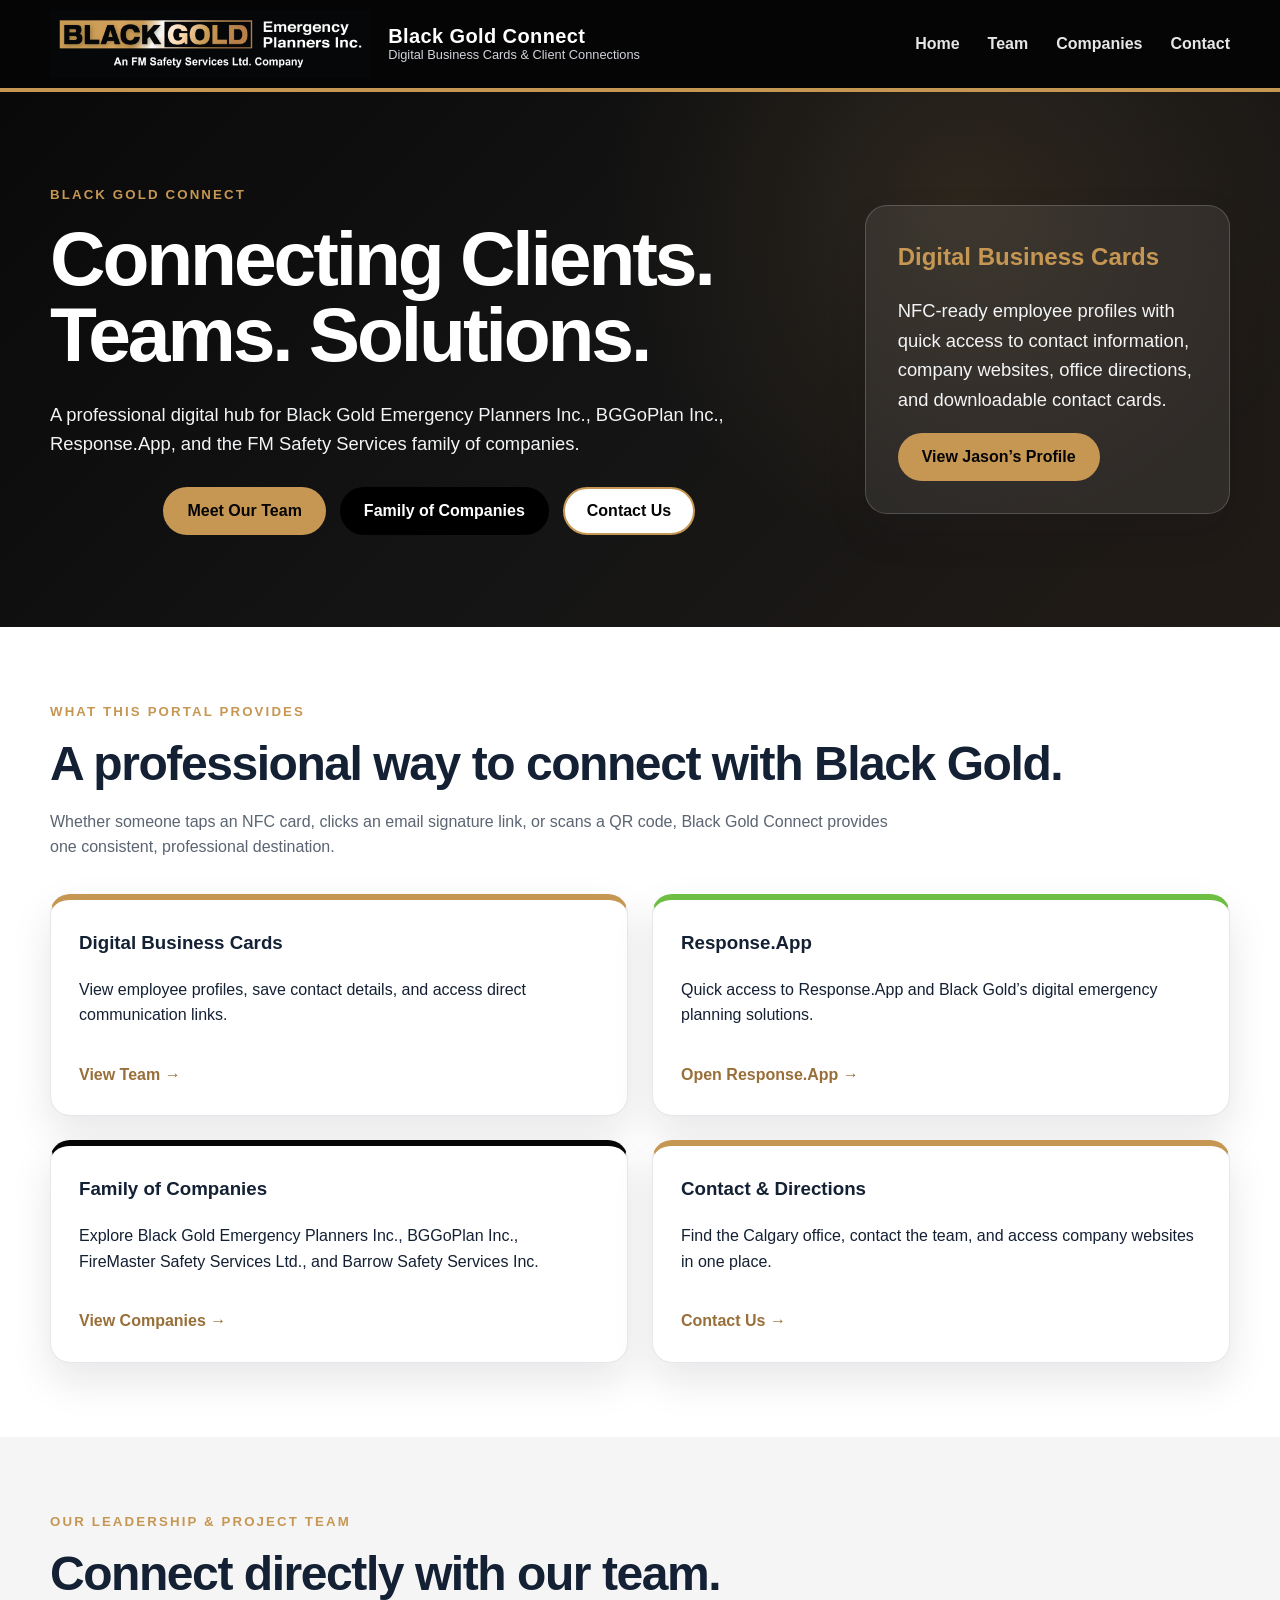
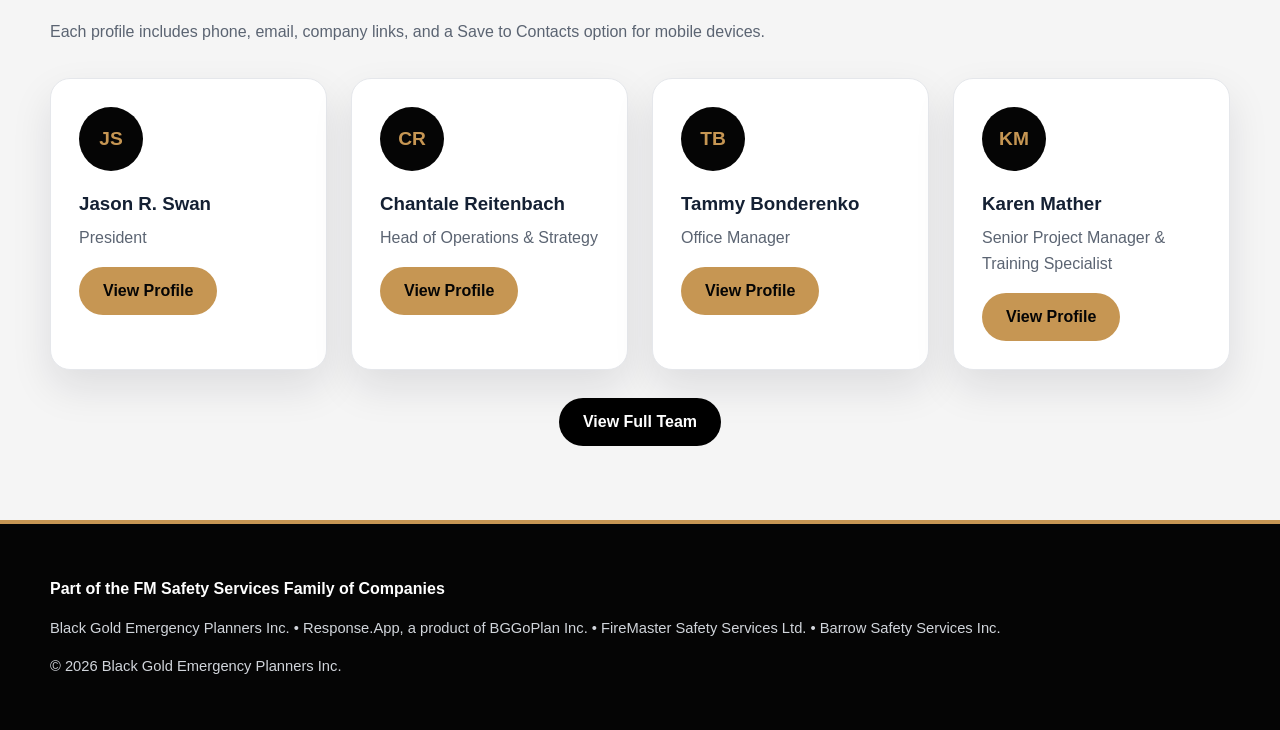
<file: index.html>
<!doctype html>
<html lang="en">
<head>
  <meta charset="utf-8">
  <meta name="viewport" content="width=device-width, initial-scale=1">
  <title>Black Gold Connect</title>
  <meta name="description" content="Connect with the Black Gold Emergency Planners team. Save contacts, access company information, and connect instantly.">

  <meta property="og:type" content="website">
  <meta property="og:title" content="Black Gold Connect">
  <meta property="og:description" content="Digital business cards and company connections.">
  <meta property="og:image" content="https://bgg0p1an.github.io/Black-Gold-Connect/assets/images/black-gold-logo.png">
  <meta property="og:url" content="https://bgg0p1an.github.io/Black-Gold-Connect/">
  <meta property="og:site_name" content="Black Gold Connect">

  <link rel="icon" href="assets/images/black-gold-logo.png">
  <link rel="apple-touch-icon" href="assets/images/black-gold-logo.png">
  <link rel="stylesheet" href="assets/css/style.css">
</head>

<body>
  <a class="skip" href="#main">Skip to content</a>

  <header class="site-header">
    <div class="container nav-wrap">
      <a class="brand" href="index.html">
        <img src="assets/images/black-gold-logo.png" alt="Black Gold Emergency Planners Inc. logo">
        <span class="brand-text">
          <span class="brand-title">Black Gold Connect</span>
          <span class="brand-subtitle">Digital Business Cards &amp; Client Connections</span>
        </span>
      </a>

      <nav class="nav" aria-label="Main navigation">
        <a href="index.html">Home</a>
        <a href="team.html">Team</a>
        <a href="companies.html">Companies</a>
        <a href="contact.html">Contact</a>
      </nav>
    </div>
  </header>

  <main id="main">
    <section class="hero">
      <div class="container hero-grid">
        <div>
          <div class="eyebrow">Black Gold Connect</div>
          <h1>Connecting Clients.<br>Teams. Solutions.</h1>
          <p>
            A professional digital hub for Black Gold Emergency Planners Inc.,
            BGGoPlan Inc., Response.App, and the FM Safety Services family of companies.
          </p>

          <div class="button-row">
            <a class="btn gold" href="team.html">Meet Our Team</a>
            <a class="btn black" href="companies.html">Family of Companies</a>
            <a class="btn outline" href="contact.html">Contact Us</a>
          </div>
        </div>

        <aside class="hero-card">
          <h2>Digital Business Cards</h2>
          <p>
            NFC-ready employee profiles with quick access to contact information,
            company websites, office directions, and downloadable contact cards.
          </p>
          <a class="btn gold" href="jason-swan.html">View Jason’s Profile</a>
        </aside>
      </div>
    </section>

    <section class="section">
      <div class="container">
        <div class="eyebrow">What this portal provides</div>
        <h2 class="section-title">A professional way to connect with Black Gold.</h2>
        <p class="section-intro">
          Whether someone taps an NFC card, clicks an email signature link, or scans a QR code,
          Black Gold Connect provides one consistent, professional destination.
        </p>

        <div class="grid company-grid">
          <a class="card company-card gold card-link" href="team.html">
            <h3>Digital Business Cards</h3>
            <p>
              View employee profiles, save contact details, and access direct communication links.
            </p>
            <span class="card-action">View Team →</span>
          </a>

          <a class="card company-card green card-link" href="https://www.response.app" target="_blank" rel="noopener">
            <h3>Response.App</h3>
            <p>
              Quick access to Response.App and Black Gold’s digital emergency planning solutions.
            </p>
            <span class="card-action">Open Response.App →</span>
          </a>

          <a class="card company-card black card-link" href="companies.html">
            <h3>Family of Companies</h3>
            <p>
              Explore Black Gold Emergency Planners Inc., BGGoPlan Inc., FireMaster Safety Services Ltd.,
              and Barrow Safety Services Inc.
            </p>
            <span class="card-action">View Companies →</span>
          </a>

          <a class="card company-card gold card-link" href="contact.html">
            <h3>Contact &amp; Directions</h3>
            <p>
              Find the Calgary office, contact the team, and access company websites in one place.
            </p>
            <span class="card-action">Contact Us →</span>
          </a>
        </div>
      </div>
    </section>

    <section class="section light">
      <div class="container">
        <div class="eyebrow">Our Leadership &amp; Project Team</div>
        <h2 class="section-title">Connect directly with our team.</h2>
        <p class="section-intro">
          Each profile includes phone, email, company links, and a Save to Contacts option for mobile devices.
        </p>

        <div class="grid team-grid">
          <article class="card team-card">
            <div class="initials">JS</div>
            <h3>Jason R. Swan</h3>
            <p>President</p>
            <a class="btn gold" href="jason-swan.html">View Profile</a>
          </article>

          <article class="card team-card">
            <div class="initials">CR</div>
            <h3>Chantale Reitenbach</h3>
            <p>Head of Operations &amp; Strategy</p>
            <a class="btn gold" href="chantale-reitenbach.html">View Profile</a>
          </article>

          <article class="card team-card">
            <div class="initials">TB</div>
            <h3>Tammy Bonderenko</h3>
            <p>Office Manager</p>
            <a class="btn gold" href="tammy-bonderenko.html">View Profile</a>
          </article>

          <article class="card team-card">
            <div class="initials">KM</div>
            <h3>Karen Mather</h3>
            <p>Senior Project Manager &amp; Training Specialist</p>
            <a class="btn gold" href="karen-mather.html">View Profile</a>
          </article>
        </div>

        <div class="button-row">
          <a class="btn black" href="team.html">View Full Team</a>
        </div>
      </div>
    </section>
  </main>

  <footer class="footer">
    <div class="footer-inner">
      <p><strong>Part of the FM Safety Services Family of Companies</strong></p>
      <p class="small">
        Black Gold Emergency Planners Inc. • Response.App, a product of BGGoPlan Inc. •
        FireMaster Safety Services Ltd. • Barrow Safety Services Inc.
      </p>
      <p class="small">© 2026 Black Gold Emergency Planners Inc.</p>
    </div>
  </footer>

  <script src="assets/js/main.js"></script>
</body>
</html>
</file>
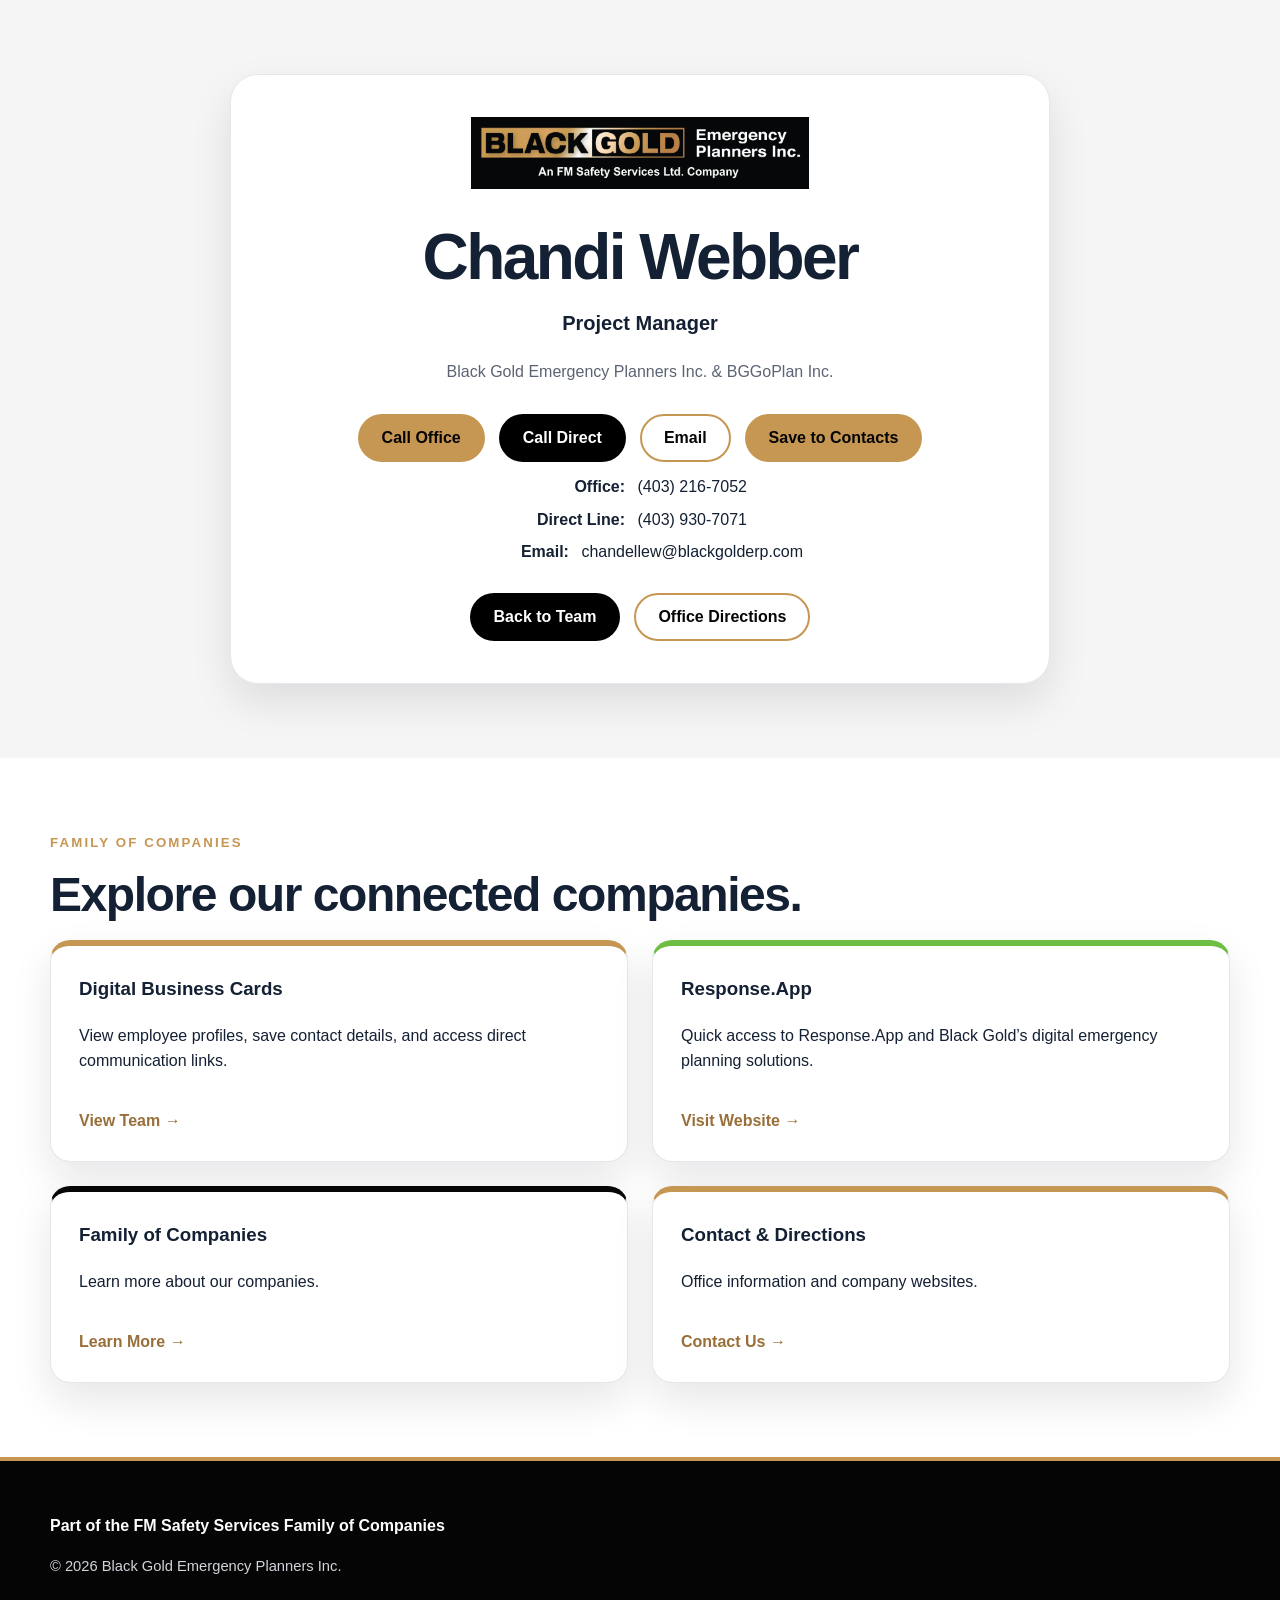
<file: chandi-webber.html>
<!doctype html>
<html lang="en">
<head>
<meta charset="utf-8">
<meta name="viewport" content="width=device-width, initial-scale=1">
<title>Chandi Webber | Black Gold Connect</title>
<link rel="stylesheet" href="assets/css/style.css">
</head>
<body>
<main>
<section class="profile">
<div class="container">
<article class="profile-card">
<img class="profile-logo" src="assets/images/black-gold-logo.png" alt="Black Gold Logo">
<h1 class="profile-name">Chandi Webber</h1>
<p class="profile-title">Project Manager</p>
<p class="profile-company">Black Gold Emergency Planners Inc. &amp; BGGoPlan Inc.</p>

<div class="button-row">
<a class="btn gold" href="tel:+14032167052">Call Office</a>
<a class="btn black" href="tel:+14039307071">Call Direct</a>
<a class="btn outline" href="mailto:chandellew@blackgolderp.com">Email</a>
<a class="btn gold" href="vcards/chandi-webber.vcf">Save to Contacts</a>
</div>

<div class="profile-details">
<p><strong>Office:</strong> <a href="tel:+14032167052">(403) 216-7052</a></p>
<p><strong>Direct Line:</strong> <a href="tel:+14039307071">(403) 930-7071</a></p>
<p><strong>Email:</strong> <a href="mailto:chandellew@blackgolderp.com">chandellew@blackgolderp.com</a></p>
</div>

<div class="button-row">
<a class="btn black" href="team.html">Back to Team</a>
<a class="btn outline" href="https://maps.apple/p/MXeIo~MD3t475q" target="_blank">Office Directions</a>
</div>
</article>
</div>
</section>

<section class="section">
<div class="container">
<div class="eyebrow">Family of Companies</div>
<h2 class="section-title">Explore our connected companies.</h2>
<div class="grid company-grid">
<a class="card company-card gold card-link" href="team.html"><h3>Digital Business Cards</h3><p>View employee profiles, save contact details, and access direct communication links.</p><span class="card-action">View Team →</span></a>
<a class="card company-card green card-link" href="https://www.response.app"><h3>Response.App</h3><p>Quick access to Response.App and Black Gold’s digital emergency planning solutions.</p><span class="card-action">Visit Website →</span></a>
<a class="card company-card black card-link" href="companies.html"><h3>Family of Companies</h3><p>Learn more about our companies.</p><span class="card-action">Learn More →</span></a>
<a class="card company-card gold card-link" href="contact.html"><h3>Contact & Directions</h3><p>Office information and company websites.</p><span class="card-action">Contact Us →</span></a>
</div></div></section>

<footer class="footer"><div class="footer-inner">
<p><strong>Part of the FM Safety Services Family of Companies</strong></p>
<p class="small">© 2026 Black Gold Emergency Planners Inc.</p>
</div></footer>
</main>
</body></html>
</file>
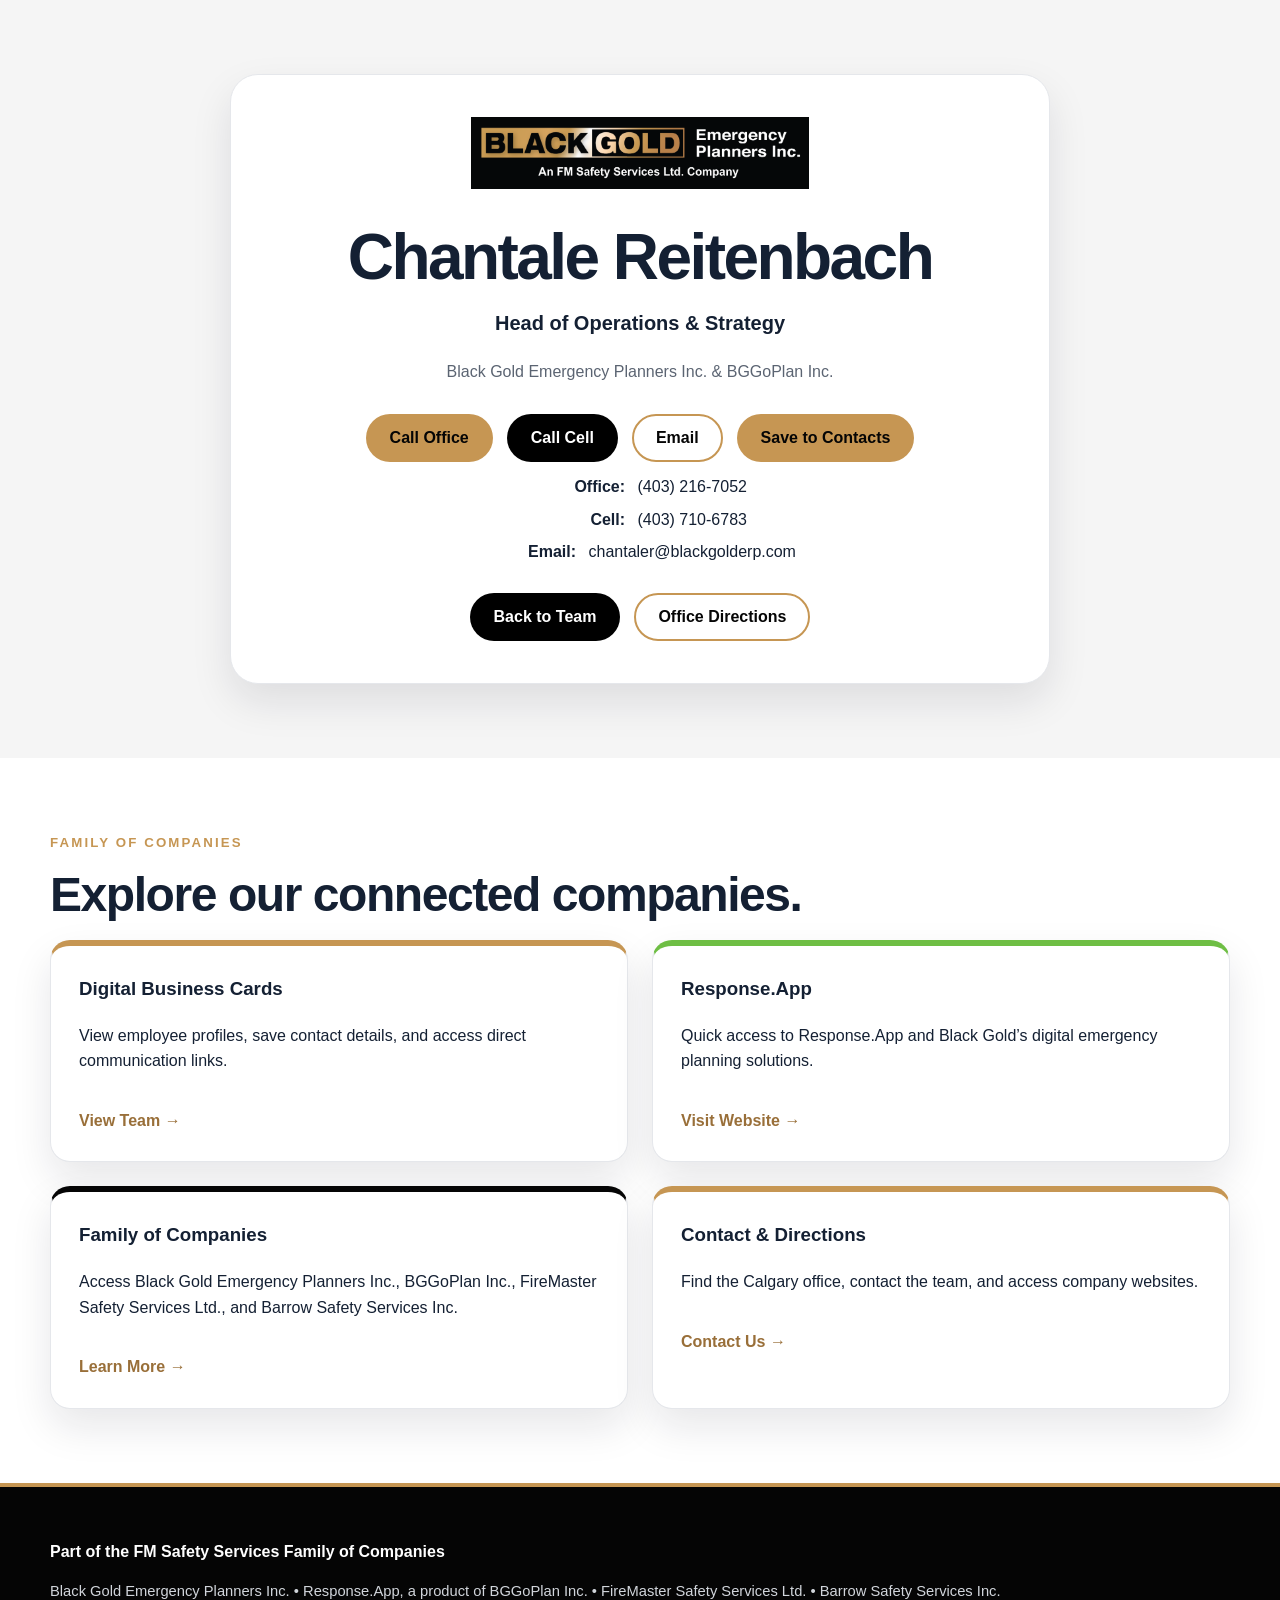
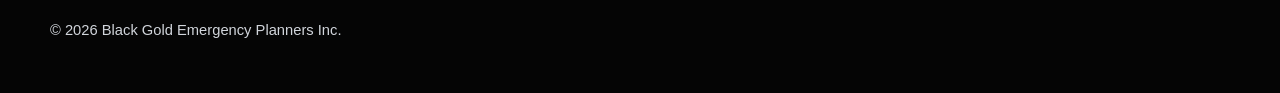
<file: chantale-reitenbach.html>
<!doctype html>
<html lang="en">
<head>
  <meta charset="utf-8">
  <meta name="viewport" content="width=device-width, initial-scale=1">
  <title>Chantale Reitenbach | Black Gold Connect</title>
  <meta name="description" content="Connect with Chantale Reitenbach at Black Gold Emergency Planners Inc.">
  <meta property="og:type" content="website">
  <meta property="og:title" content="Chantale Reitenbach | Black Gold Connect">
  <meta property="og:description" content="Head of Operations & Strategy">
  <meta property="og:image" content="https://bgg0p1an.github.io/Black-Gold-Connect/assets/images/black-gold-logo.png">
  <meta property="og:url" content="https://bgg0p1an.github.io/Black-Gold-Connect/chantale-reitenbach.html">
  <link rel="icon" href="assets/images/black-gold-logo.png">
  <link rel="apple-touch-icon" href="assets/images/black-gold-logo.png">
  <link rel="stylesheet" href="assets/css/style.css">
</head>

<body>
  <main>
    <section class="profile">
      <div class="container">
        <article class="profile-card">
          <img class="profile-logo" src="assets/images/black-gold-logo.png" alt="Black Gold Emergency Planners Inc. logo">

          <h1 class="profile-name">Chantale Reitenbach</h1>
          <p class="profile-title">Head of Operations & Strategy</p>
          <p class="profile-company">Black Gold Emergency Planners Inc. & BGGoPlan Inc.</p>

          <div class="button-row">
            <a class="btn gold" href="tel:+14032167052">Call Office</a>
            <a class="btn black" href="tel:+14037106783">Call Cell</a>
            <a class="btn outline" href="mailto:chantaler@blackgolderp.com">Email</a>
            <a class="btn gold" href="vcards/chantale-reitenbach.vcf">Save to Contacts</a>
          </div>

          <div class="profile-details">
            <p><strong>Office:</strong> <a href="tel:+14032167052">(403) 216-7052</a></p>
            <p><strong>Cell:</strong> <a href="tel:+14037106783">(403) 710-6783</a></p>
            <p><strong>Email:</strong> <a href="mailto:chantaler@blackgolderp.com">chantaler@blackgolderp.com</a></p>
          </div>

          <div class="button-row">
            <a class="btn black" href="team.html">Back to Team</a>
            <a class="btn outline" href="https://maps.apple/p/MXeIo~MD3t475q" target="_blank" rel="noopener">Office Directions</a>
          </div>
        </article>
      </div>
    </section>

    <section class="section">
      <div class="container">
        <div class="eyebrow">Family of Companies</div>
        <h2 class="section-title">Explore our connected companies.</h2>

        <div class="grid company-grid">
          <a class="card company-card gold card-link" href="team.html">
            <h3>Digital Business Cards</h3>
            <p>View employee profiles, save contact details, and access direct communication links.</p>
            <span class="card-action">View Team →</span>
          </a>

          <a class="card company-card green card-link" href="https://www.response.app" target="_blank" rel="noopener">
            <h3>Response.App</h3>
            <p>Quick access to Response.App and Black Gold’s digital emergency planning solutions.</p>
            <span class="card-action">Visit Website →</span>
          </a>

          <a class="card company-card black card-link" href="companies.html">
            <h3>Family of Companies</h3>
            <p>Access Black Gold Emergency Planners Inc., BGGoPlan Inc., FireMaster Safety Services Ltd., and Barrow Safety Services Inc.</p>
            <span class="card-action">Learn More →</span>
          </a>

          <a class="card company-card gold card-link" href="contact.html">
            <h3>Contact & Directions</h3>
            <p>Find the Calgary office, contact the team, and access company websites.</p>
            <span class="card-action">Contact Us →</span>
          </a>
        </div>
      </div>
    </section>

  </main>

    <footer class="footer">
      <div class="footer-inner">
        <p><strong>Part of the FM Safety Services Family of Companies</strong></p>
        <p class="small">
          Black Gold Emergency Planners Inc. • Response.App, a product of BGGoPlan Inc. •
          FireMaster Safety Services Ltd. • Barrow Safety Services Inc.
        </p>
        <p class="small">© 2026 Black Gold Emergency Planners Inc.</p>
      </div>
    </footer>

</body>
</html>
</file>
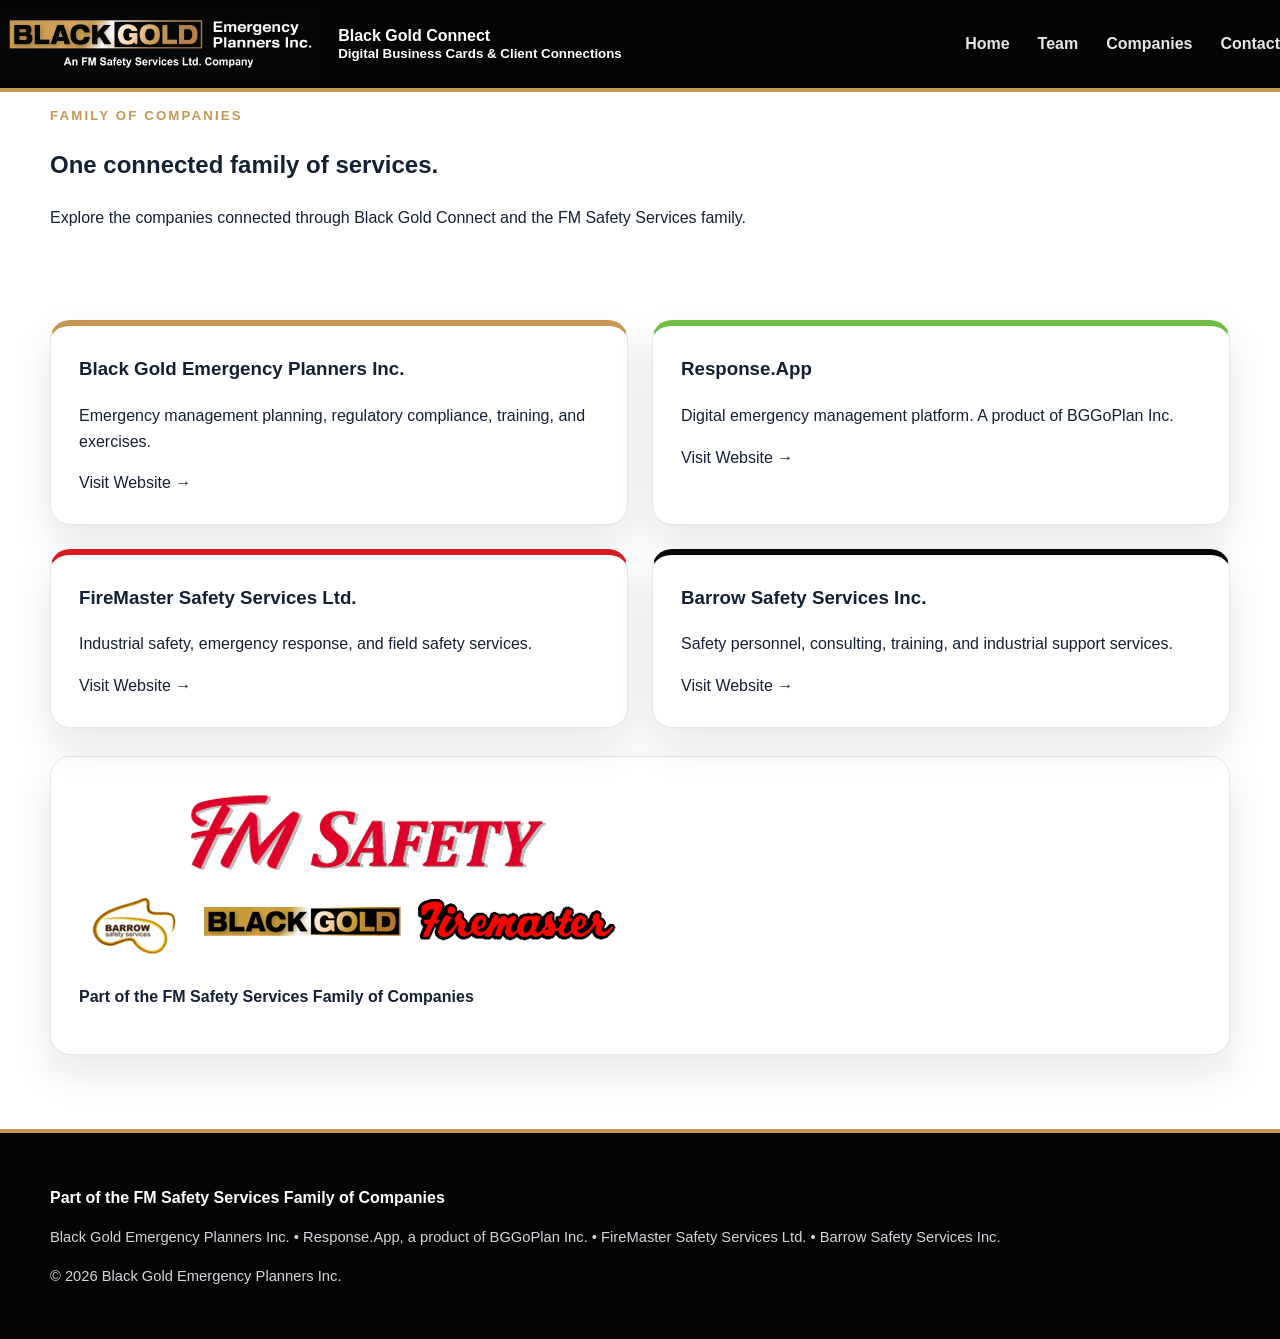
<file: companies.html>
<!doctype html>
<html lang="en">
<head>
  <meta charset="utf-8">
  <meta name="viewport" content="width=device-width, initial-scale=1">
  <title>Companies | Black Gold Connect</title>
  <meta name="description" content="Explore Black Gold, Response.App, FireMaster Safety Services, and Barrow Safety Services.">
  <meta property="og:type" content="website">
  <meta property="og:title" content="Companies | Black Gold Connect">
  <meta property="og:description" content="Explore Black Gold, Response.App, FireMaster Safety Services, and Barrow Safety Services.">
  <meta property="og:image" content="https://bgg0p1an.github.io/Black-Gold-Connect/assets/images/black-gold-logo.png">
  <meta property="og:url" content="https://bgg0p1an.github.io/Black-Gold-Connect/companies.html">
  <meta property="og:site_name" content="Black Gold Connect">
  <meta name="twitter:card" content="summary_large_image">
  <meta name="twitter:title" content="Companies | Black Gold Connect">
  <meta name="twitter:description" content="Explore Black Gold, Response.App, FireMaster Safety Services, and Barrow Safety Services.">
  <meta name="twitter:image" content="https://bgg0p1an.github.io/Black-Gold-Connect/assets/images/black-gold-logo.png">
  <link rel="icon" href="assets/images/black-gold-logo.png">
  <link rel="apple-touch-icon" href="assets/images/black-gold-logo.png">
  <link rel="stylesheet" href="assets/css/style.css">
</head>
<body>
<a class="skip" href="#main">Skip to content</a>
<header class="site-header"><div class="nav-wrap"><a class="brand" href="index.html"><img src="assets/images/black-gold-logo.png" alt="Black Gold Emergency Planners Inc. logo"><span class="brand-text"><strong>Black Gold Connect</strong><small>Digital Business Cards &amp; Client Connections</small></span></a><nav class="nav" aria-label="Main navigation"><a href="index.html" >Home</a><a href="team.html" >Team</a><a href="companies.html" aria-current="page">Companies</a><a href="contact.html" >Contact</a></nav></div></header>
<main id="main">
<section class="page-hero"><div class="container"><p class="eyebrow">Family of Companies</p><h1 class="page-title">One connected family of services.</h1><p>Explore the companies connected through Black Gold Connect and the FM Safety Services family.</p></div></section><section class="section"><div class="container"><div class="grid company-grid"><a class="card company-card gold click-card" href="https://www.blackgolderp.com" target="_blank" rel="noopener"><h3>Black Gold Emergency Planners Inc.</h3><p>Emergency management planning, regulatory compliance, training, and exercises.</p><span class="arrow">Visit Website →</span></a><a class="card company-card green click-card" href="https://www.response.app" target="_blank" rel="noopener"><h3>Response.App</h3><p>Digital emergency management platform. A product of BGGoPlan Inc.</p><span class="arrow">Visit Website →</span></a><a class="card company-card red click-card" href="https://www.firemaster.ca" target="_blank" rel="noopener"><h3>FireMaster Safety Services Ltd.</h3><p>Industrial safety, emergency response, and field safety services.</p><span class="arrow">Visit Website →</span></a><a class="card company-card black click-card" href="https://www.barrowsafety.com" target="_blank" rel="noopener"><h3>Barrow Safety Services Inc.</h3><p>Safety personnel, consulting, training, and industrial support services.</p><span class="arrow">Visit Website →</span></a></div><div class="card" style="margin-top:28px"><img class="company-logo" src="assets/images/fm-family-logo.png" alt="FM Safety Services family logos"><p><strong>Part of the FM Safety Services Family of Companies</strong></p></div></div></section>
</main>
<footer class="footer"><div class="footer-inner"><p><strong>Part of the FM Safety Services Family of Companies</strong></p><p class="small">Black Gold Emergency Planners Inc. • Response.App, a product of BGGoPlan Inc. • FireMaster Safety Services Ltd. • Barrow Safety Services Inc.</p><p class="small">© 2026 Black Gold Emergency Planners Inc.</p></div></footer><script src="assets/js/main.js"></script>
</body>
</html>
</file>
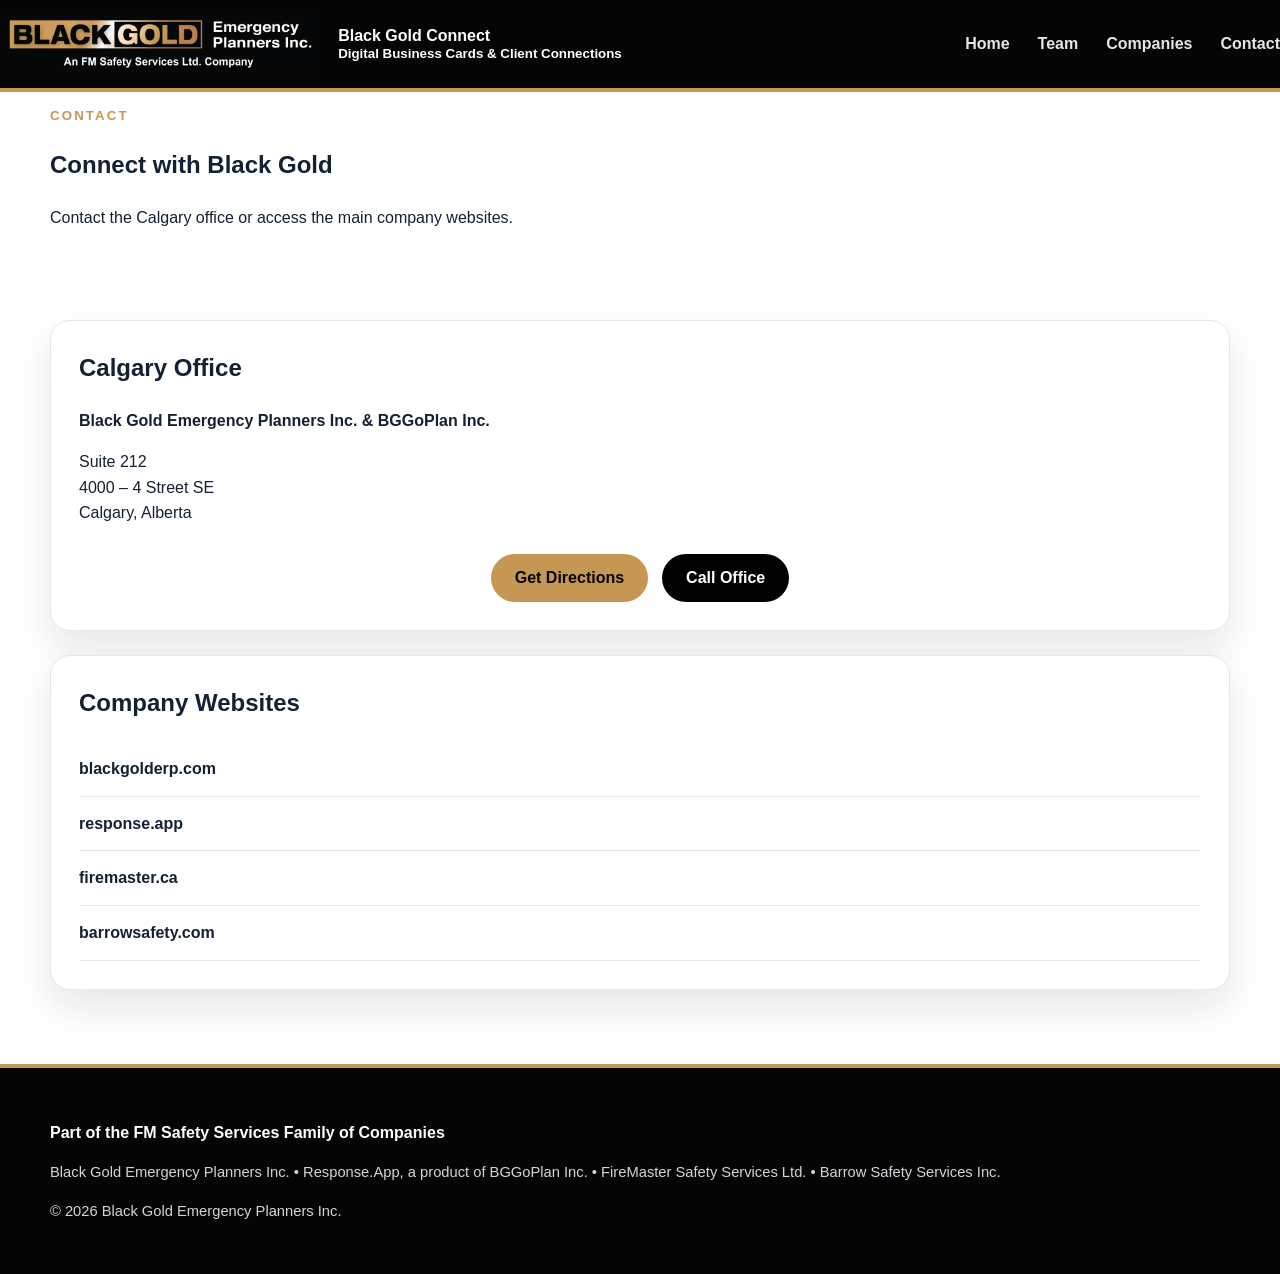
<file: contact.html>
<!doctype html>
<html lang="en">
<head>
  <meta charset="utf-8">
  <meta name="viewport" content="width=device-width, initial-scale=1">
  <title>Contact | Black Gold Connect</title>
  <meta name="description" content="Contact Black Gold Emergency Planners and access company websites.">
  <meta property="og:type" content="website">
  <meta property="og:title" content="Contact | Black Gold Connect">
  <meta property="og:description" content="Contact Black Gold Emergency Planners and access company websites.">
  <meta property="og:image" content="https://bgg0p1an.github.io/Black-Gold-Connect/assets/images/black-gold-logo.png">
  <meta property="og:url" content="https://bgg0p1an.github.io/Black-Gold-Connect/contact.html">
  <meta property="og:site_name" content="Black Gold Connect">
  <meta name="twitter:card" content="summary_large_image">
  <meta name="twitter:title" content="Contact | Black Gold Connect">
  <meta name="twitter:description" content="Contact Black Gold Emergency Planners and access company websites.">
  <meta name="twitter:image" content="https://bgg0p1an.github.io/Black-Gold-Connect/assets/images/black-gold-logo.png">
  <link rel="icon" href="assets/images/black-gold-logo.png">
  <link rel="apple-touch-icon" href="assets/images/black-gold-logo.png">
  <link rel="stylesheet" href="assets/css/style.css">
</head>
<body>
<a class="skip" href="#main">Skip to content</a>
<header class="site-header"><div class="nav-wrap"><a class="brand" href="index.html"><img src="assets/images/black-gold-logo.png" alt="Black Gold Emergency Planners Inc. logo"><span class="brand-text"><strong>Black Gold Connect</strong><small>Digital Business Cards &amp; Client Connections</small></span></a><nav class="nav" aria-label="Main navigation"><a href="index.html" >Home</a><a href="team.html" >Team</a><a href="companies.html" >Companies</a><a href="contact.html" aria-current="page">Contact</a></nav></div></header>
<main id="main">
<section class="page-hero"><div class="container"><p class="eyebrow">Contact</p><h1 class="page-title">Connect with Black Gold</h1><p>Contact the Calgary office or access the main company websites.</p></div></section><section class="section"><div class="container"><div class="grid two-col"><article class="card"><h2>Calgary Office</h2><p><strong>Black Gold Emergency Planners Inc. &amp; BGGoPlan Inc.</strong></p><p>Suite 212<br>4000 – 4 Street SE<br>Calgary, Alberta</p><div class="button-row"><a class="btn gold" href="https://maps.apple/p/MXeIo~MD3t475q" target="_blank" rel="noopener">Get Directions</a><a class="btn black" href="tel:+14039307077">Call Office</a></div></article><article class="card"><h2>Company Websites</h2><div class="contact-list"><a href="https://www.blackgolderp.com" target="_blank" rel="noopener">blackgolderp.com</a><a href="https://www.response.app" target="_blank" rel="noopener">response.app</a><a href="https://www.firemaster.ca" target="_blank" rel="noopener">firemaster.ca</a><a href="https://www.barrowsafety.com" target="_blank" rel="noopener">barrowsafety.com</a></div></article></div></div></section>
</main>
<footer class="footer"><div class="footer-inner"><p><strong>Part of the FM Safety Services Family of Companies</strong></p><p class="small">Black Gold Emergency Planners Inc. • Response.App, a product of BGGoPlan Inc. • FireMaster Safety Services Ltd. • Barrow Safety Services Inc.</p><p class="small">© 2026 Black Gold Emergency Planners Inc.</p></div></footer><script src="assets/js/main.js"></script>
</body>
</html>
</file>
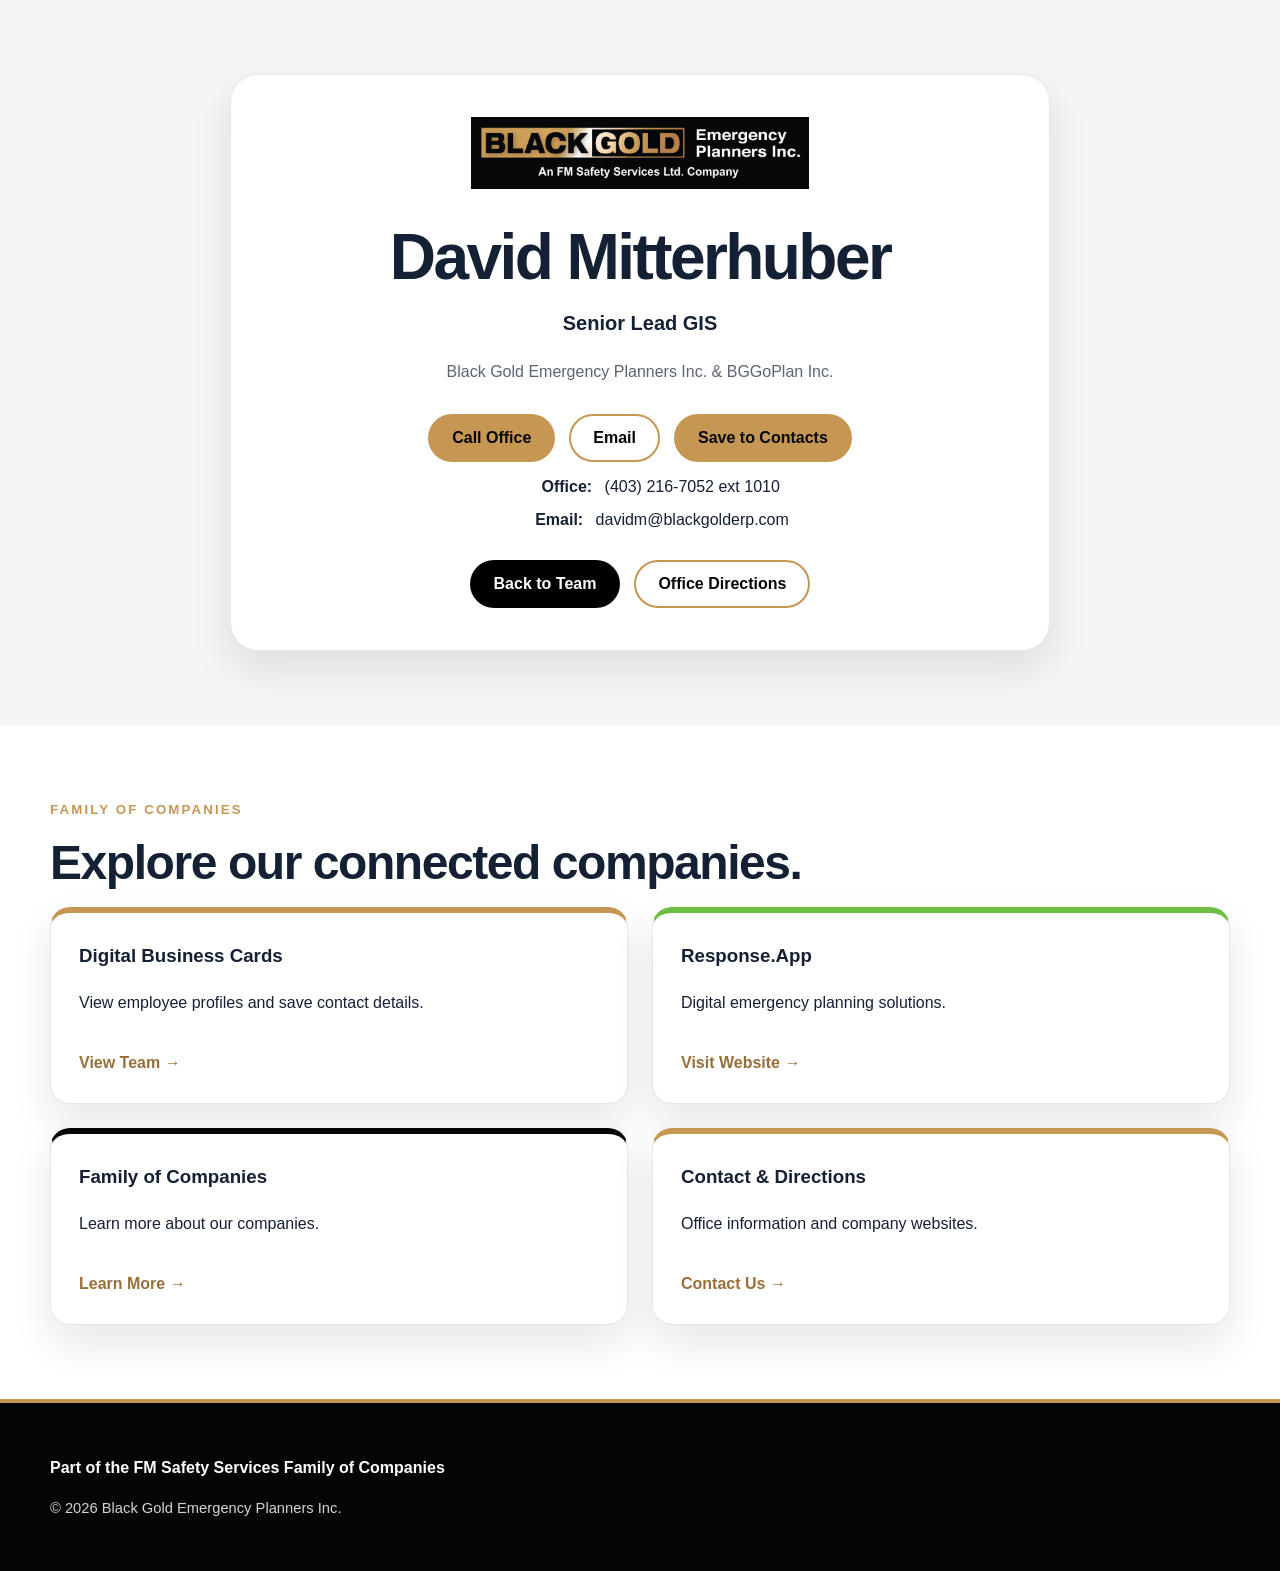
<file: david-mitterhuber.html>
<!doctype html><html lang="en"><head>
<meta charset="utf-8"><meta name="viewport" content="width=device-width, initial-scale=1">
<title>David Mitterhuber | Black Gold Connect</title>
<link rel="stylesheet" href="assets/css/style.css"></head><body>
<main><section class="profile"><div class="container"><article class="profile-card">
<img class="profile-logo" src="assets/images/black-gold-logo.png" alt="Black Gold Logo">
<h1 class="profile-name">David Mitterhuber</h1>
<p class="profile-title">Senior Lead GIS</p>
<p class="profile-company">Black Gold Emergency Planners Inc. &amp; BGGoPlan Inc.</p>
<div class="button-row">
<a class="btn gold" href="tel:+14032167052">Call Office</a>
<a class="btn outline" href="mailto:davidm@blackgolderp.com">Email</a>
<a class="btn gold" href="vcards/david-mitterhuber.vcf">Save to Contacts</a>
</div>
<div class="profile-details">
<p><strong>Office:</strong> <a href="tel:+14032167052">(403) 216-7052 ext 1010</a></p>
<p><strong>Email:</strong> <a href="mailto:davidm@blackgolderp.com">davidm@blackgolderp.com</a></p>
</div>
<div class="button-row">
<a class="btn black" href="team.html">Back to Team</a>
<a class="btn outline" href="https://maps.apple/p/MXeIo~MD3t475q" target="_blank">Office Directions</a>
</div></article></div></section>

<section class="section"><div class="container">
<div class="eyebrow">Family of Companies</div>
<h2 class="section-title">Explore our connected companies.</h2>
<div class="grid company-grid">
<a class="card company-card gold card-link" href="team.html"><h3>Digital Business Cards</h3><p>View employee profiles and save contact details.</p><span class="card-action">View Team →</span></a>
<a class="card company-card green card-link" href="https://www.response.app"><h3>Response.App</h3><p>Digital emergency planning solutions.</p><span class="card-action">Visit Website →</span></a>
<a class="card company-card black card-link" href="companies.html"><h3>Family of Companies</h3><p>Learn more about our companies.</p><span class="card-action">Learn More →</span></a>
<a class="card company-card gold card-link" href="contact.html"><h3>Contact & Directions</h3><p>Office information and company websites.</p><span class="card-action">Contact Us →</span></a>
</div></div></section>

<footer class="footer"><div class="footer-inner">
<p><strong>Part of the FM Safety Services Family of Companies</strong></p>
<p class="small">© 2026 Black Gold Emergency Planners Inc.</p>
</div></footer></main></body></html>
</file>
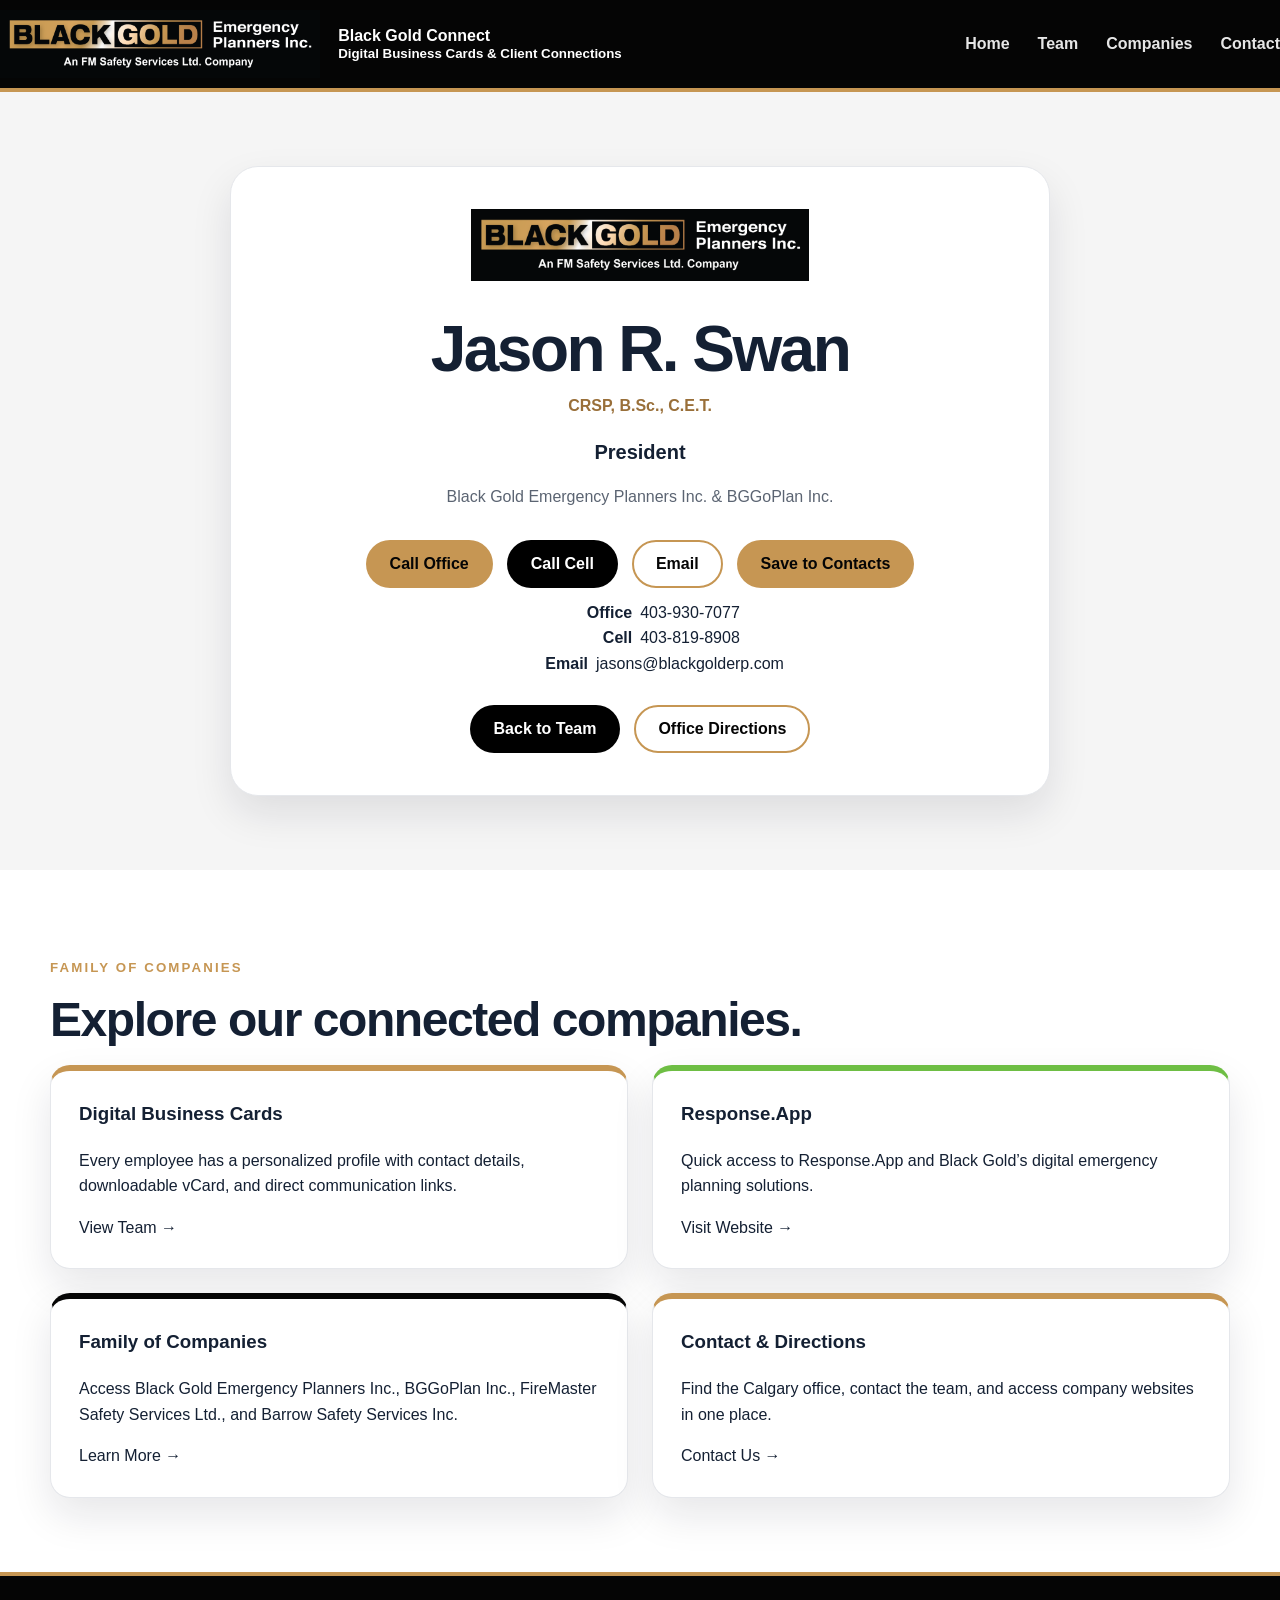
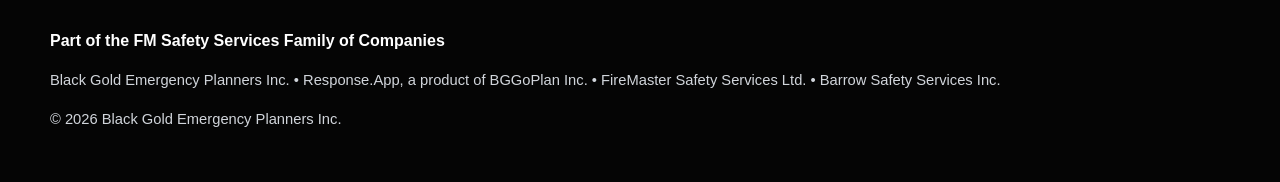
<file: jason-swan.html>
<!doctype html>
<html lang="en">
<head>
  <meta charset="utf-8">
  <meta name="viewport" content="width=device-width, initial-scale=1">
  <title>Jason R. Swan, CRSP, B.Sc., C.E.T. | Black Gold Connect</title>
  <meta name="description" content="Save contact details and connect with Jason R. Swan, CRSP, B.Sc., C.E.T..">
  <meta property="og:type" content="website">
  <meta property="og:title" content="Jason R. Swan, CRSP, B.Sc., C.E.T. | Black Gold Connect">
  <meta property="og:description" content="Save contact details and connect with Jason R. Swan, CRSP, B.Sc., C.E.T..">
  <meta property="og:image" content="https://bgg0p1an.github.io/Black-Gold-Connect/assets/images/black-gold-logo.png">
  <meta property="og:url" content="https://bgg0p1an.github.io/Black-Gold-Connect/jason-swan.html">
  <meta property="og:site_name" content="Black Gold Connect">
  <meta name="twitter:card" content="summary_large_image">
  <meta name="twitter:title" content="Jason R. Swan, CRSP, B.Sc., C.E.T. | Black Gold Connect">
  <meta name="twitter:description" content="Save contact details and connect with Jason R. Swan, CRSP, B.Sc., C.E.T..">
  <meta name="twitter:image" content="https://bgg0p1an.github.io/Black-Gold-Connect/assets/images/black-gold-logo.png">
  <link rel="icon" href="assets/images/black-gold-logo.png">
  <link rel="apple-touch-icon" href="assets/images/black-gold-logo.png">
  <link rel="stylesheet" href="assets/css/style.css">
</head>
<body>
<a class="skip" href="#main">Skip to content</a>
<header class="site-header"><div class="nav-wrap"><a class="brand" href="index.html"><img src="assets/images/black-gold-logo.png" alt="Black Gold Emergency Planners Inc. logo"><span class="brand-text"><strong>Black Gold Connect</strong><small>Digital Business Cards &amp; Client Connections</small></span></a><nav class="nav" aria-label="Main navigation"><a href="index.html" >Home</a><a href="team.html" >Team</a><a href="companies.html" >Companies</a><a href="contact.html" >Contact</a></nav></div></header>
<main id="main">
<section class="profile"><div class="container"><article class="profile-card"><img class="profile-logo" src="assets/images/black-gold-logo.png" alt="Black Gold logo"><h1 class="profile-name">Jason R. Swan</h1><div class="credentials">CRSP, B.Sc., C.E.T.</div><div class="profile-title">President</div><p class="profile-company">Black Gold Emergency Planners Inc. &amp; BGGoPlan Inc.</p><div class="button-row"><a class="btn gold" href="tel:+14039307077">Call Office</a><a class="btn black" href="tel:+14038198908">Call Cell</a><a class="btn outline" href="mailto:jasons@blackgolderp.com">Email</a><a class="btn gold" href="vcards/jason-swan.vcf">Save to Contacts</a></div><div class="profile-details"><div class="detail-row"><strong>Office</strong>403-930-7077</div><div class="detail-row"><strong>Cell</strong>403-819-8908</div><div class="detail-row"><strong>Email</strong>jasons@blackgolderp.com</div></div><div class="button-row"><a class="btn black" href="team.html">Back to Team</a><a class="btn outline" href="https://maps.apple/p/MXeIo~MD3t475q" target="_blank" rel="noopener">Office Directions</a></div></article></div></section><section class="section"><div class="container"><p class="eyebrow">Family of Companies</p><h2 class="section-title">Explore our connected companies.</h2><div class="grid company-grid">
<a class="card company-card gold click-card" href="team.html"><h3>Digital Business Cards</h3><p>Every employee has a personalized profile with contact details, downloadable vCard, and direct communication links.</p><span class="arrow">View Team →</span></a>
<a class="card company-card green click-card" href="https://www.response.app" target="_blank" rel="noopener"><h3>Response.App</h3><p>Quick access to Response.App and Black Gold’s digital emergency planning solutions.</p><span class="arrow">Visit Website →</span></a>
<a class="card company-card black click-card" href="companies.html"><h3>Family of Companies</h3><p>Access Black Gold Emergency Planners Inc., BGGoPlan Inc., FireMaster Safety Services Ltd., and Barrow Safety Services Inc.</p><span class="arrow">Learn More →</span></a>
<a class="card company-card gold click-card" href="contact.html"><h3>Contact &amp; Directions</h3><p>Find the Calgary office, contact the team, and access company websites in one place.</p><span class="arrow">Contact Us →</span></a>
</div></div></section>
</main>
<footer class="footer"><div class="footer-inner"><p><strong>Part of the FM Safety Services Family of Companies</strong></p><p class="small">Black Gold Emergency Planners Inc. • Response.App, a product of BGGoPlan Inc. • FireMaster Safety Services Ltd. • Barrow Safety Services Inc.</p><p class="small">© 2026 Black Gold Emergency Planners Inc.</p></div></footer><script src="assets/js/main.js"></script>
</body>
</html>
</file>
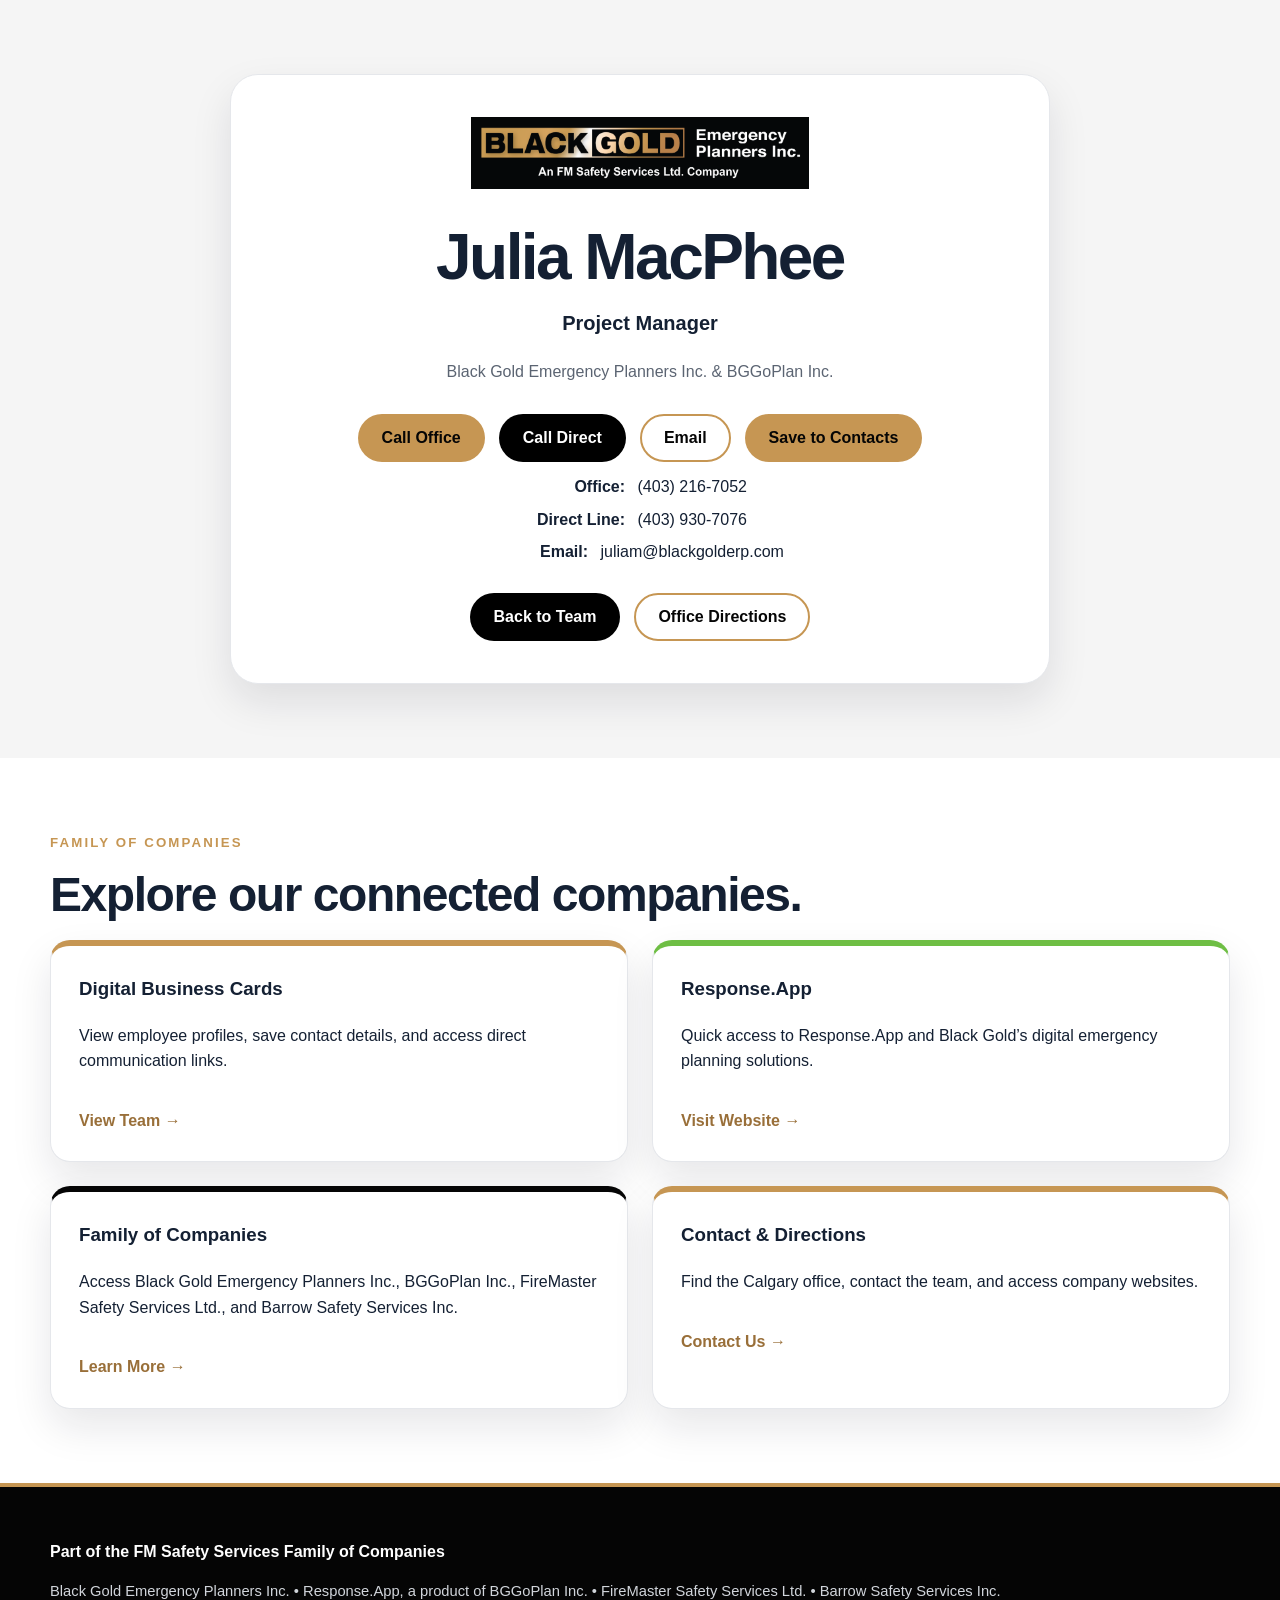
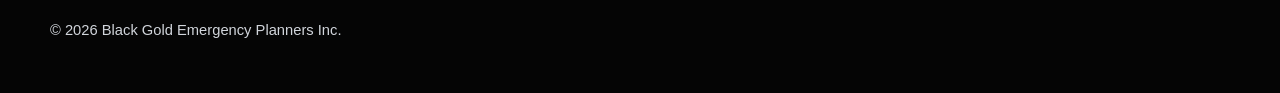
<file: julia-macphee.html>
<!doctype html>
<html lang="en">
<head>
  <meta charset="utf-8">
  <meta name="viewport" content="width=device-width, initial-scale=1">
  <title>Julia MacPhee | Black Gold Connect</title>
  <meta name="description" content="Connect with Julia MacPhee at Black Gold Emergency Planners Inc.">
  <meta property="og:type" content="website">
  <meta property="og:title" content="Julia MacPhee | Black Gold Connect">
  <meta property="og:description" content="Project Manager">
  <meta property="og:image" content="https://bgg0p1an.github.io/Black-Gold-Connect/assets/images/black-gold-logo.png">
  <meta property="og:url" content="https://bgg0p1an.github.io/Black-Gold-Connect/julia-macphee.html">
  <link rel="icon" href="assets/images/black-gold-logo.png">
  <link rel="apple-touch-icon" href="assets/images/black-gold-logo.png">
  <link rel="stylesheet" href="assets/css/style.css">
</head>

<body>
  <main>
    <section class="profile">
      <div class="container">
        <article class="profile-card">
          <img class="profile-logo" src="assets/images/black-gold-logo.png" alt="Black Gold Emergency Planners Inc. logo">

          <h1 class="profile-name">Julia MacPhee</h1>
          <p class="profile-title">Project Manager</p>
          <p class="profile-company">Black Gold Emergency Planners Inc. & BGGoPlan Inc.</p>

          <div class="button-row">
            <a class="btn gold" href="tel:+14032167052">Call Office</a>
            <a class="btn black" href="tel:+14039307076">Call Direct</a>
            <a class="btn outline" href="mailto:juliam@blackgolderp.com">Email</a>
            <a class="btn gold" href="vcards/julia-macphee.vcf">Save to Contacts</a>
          </div>

          <div class="profile-details">
            <p><strong>Office:</strong> <a href="tel:+14032167052">(403) 216-7052</a></p>
            <p><strong>Direct Line:</strong> <a href="tel:+14039307076">(403) 930-7076</a></p>
            <p><strong>Email:</strong> <a href="mailto:juliam@blackgolderp.com">juliam@blackgolderp.com</a></p>
          </div>

          <div class="button-row">
            <a class="btn black" href="team.html">Back to Team</a>
            <a class="btn outline" href="https://maps.apple/p/MXeIo~MD3t475q" target="_blank" rel="noopener">Office Directions</a>
          </div>
        </article>
      </div>
    </section>

    <section class="section">
      <div class="container">
        <div class="eyebrow">Family of Companies</div>
        <h2 class="section-title">Explore our connected companies.</h2>

        <div class="grid company-grid">
          <a class="card company-card gold card-link" href="team.html">
            <h3>Digital Business Cards</h3>
            <p>View employee profiles, save contact details, and access direct communication links.</p>
            <span class="card-action">View Team →</span>
          </a>

          <a class="card company-card green card-link" href="https://www.response.app" target="_blank" rel="noopener">
            <h3>Response.App</h3>
            <p>Quick access to Response.App and Black Gold’s digital emergency planning solutions.</p>
            <span class="card-action">Visit Website →</span>
          </a>

          <a class="card company-card black card-link" href="companies.html">
            <h3>Family of Companies</h3>
            <p>Access Black Gold Emergency Planners Inc., BGGoPlan Inc., FireMaster Safety Services Ltd., and Barrow Safety Services Inc.</p>
            <span class="card-action">Learn More →</span>
          </a>

          <a class="card company-card gold card-link" href="contact.html">
            <h3>Contact & Directions</h3>
            <p>Find the Calgary office, contact the team, and access company websites.</p>
            <span class="card-action">Contact Us →</span>
          </a>
        </div>
      </div>
    </section>

  </main>

    <footer class="footer">
      <div class="footer-inner">
        <p><strong>Part of the FM Safety Services Family of Companies</strong></p>
        <p class="small">
          Black Gold Emergency Planners Inc. • Response.App, a product of BGGoPlan Inc. •
          FireMaster Safety Services Ltd. • Barrow Safety Services Inc.
        </p>
        <p class="small">© 2026 Black Gold Emergency Planners Inc.</p>
      </div>
    </footer>

</body>
</html>
</file>
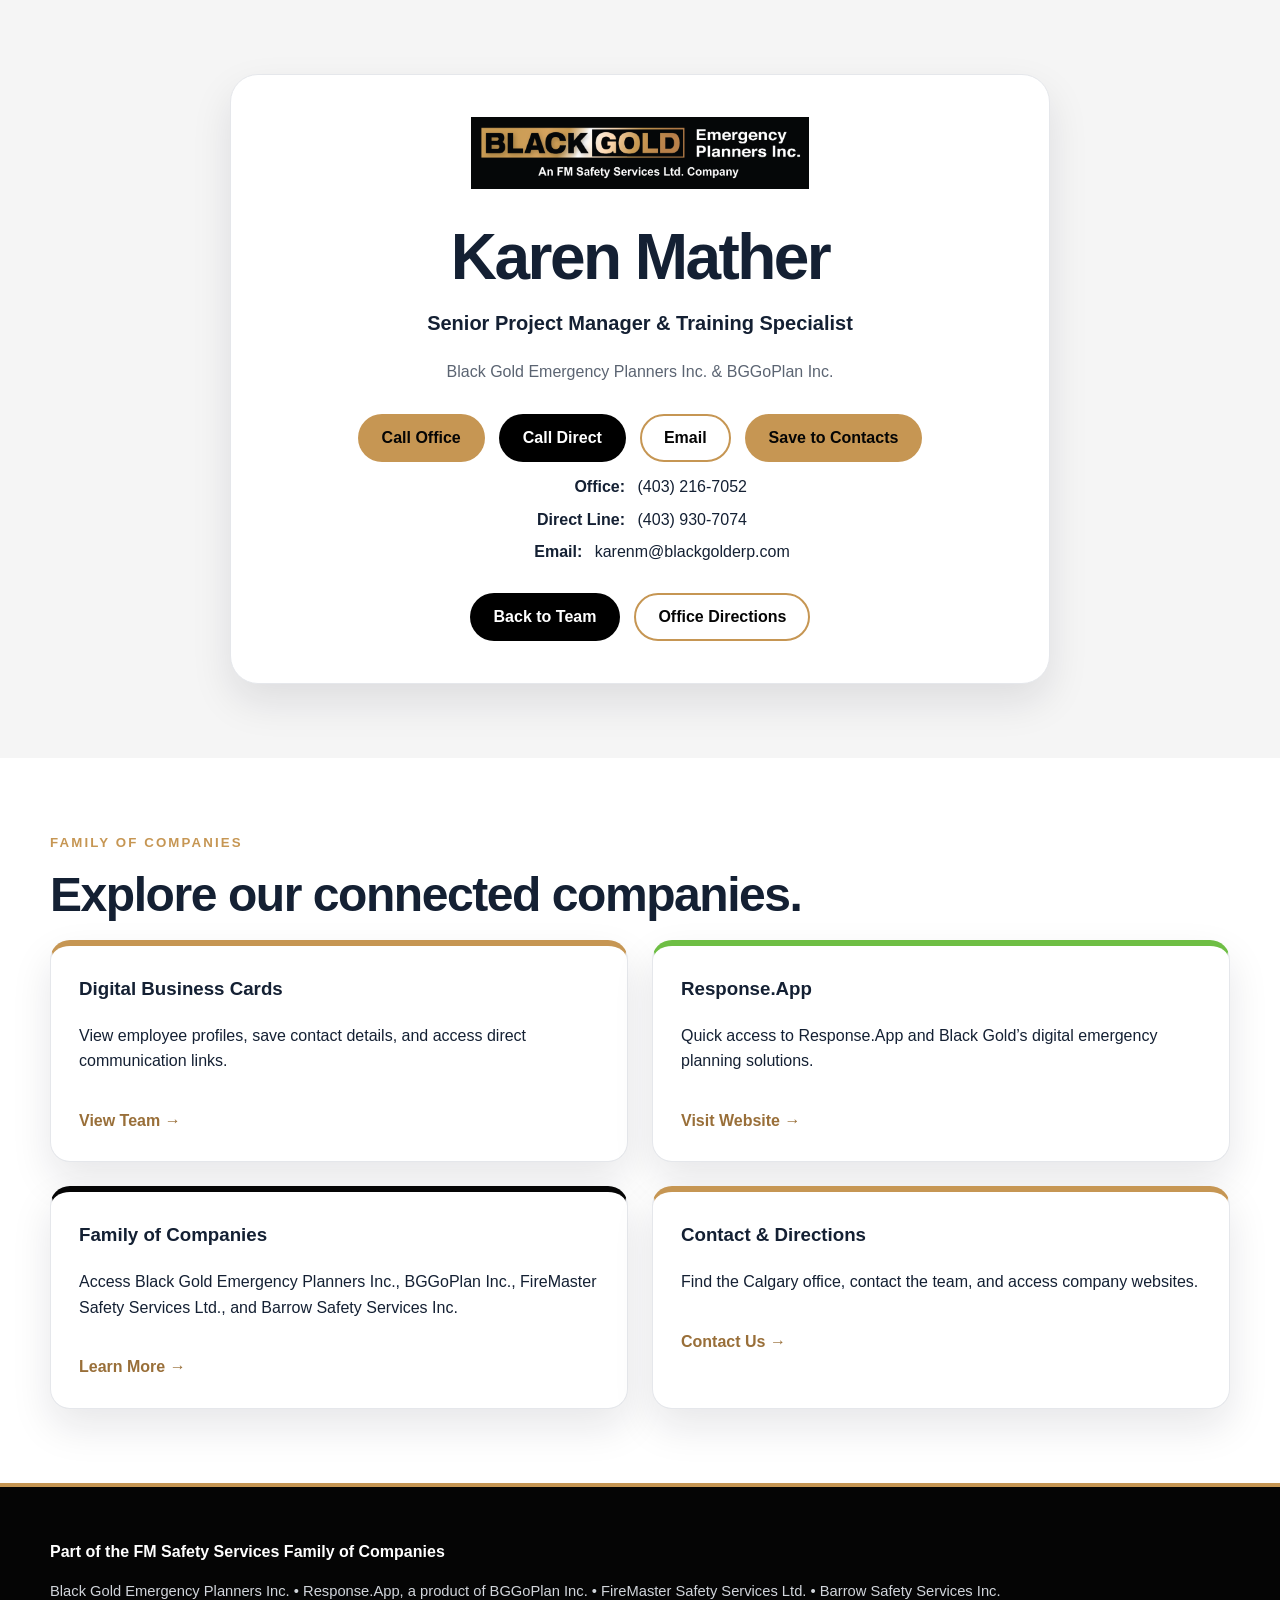
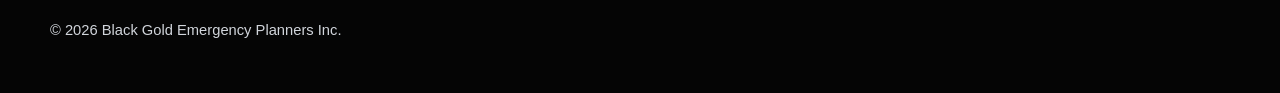
<file: karen-mather.html>
<!doctype html>
<html lang="en">
<head>
  <meta charset="utf-8">
  <meta name="viewport" content="width=device-width, initial-scale=1">
  <title>Karen Mather | Black Gold Connect</title>
  <meta name="description" content="Connect with Karen Mather at Black Gold Emergency Planners Inc.">
  <meta property="og:type" content="website">
  <meta property="og:title" content="Karen Mather | Black Gold Connect">
  <meta property="og:description" content="Senior Project Manager & Training Specialist">
  <meta property="og:image" content="https://bgg0p1an.github.io/Black-Gold-Connect/assets/images/black-gold-logo.png">
  <meta property="og:url" content="https://bgg0p1an.github.io/Black-Gold-Connect/karen-mather.html">
  <link rel="icon" href="assets/images/black-gold-logo.png">
  <link rel="apple-touch-icon" href="assets/images/black-gold-logo.png">
  <link rel="stylesheet" href="assets/css/style.css">
</head>

<body>
  <main>
    <section class="profile">
      <div class="container">
        <article class="profile-card">
          <img class="profile-logo" src="assets/images/black-gold-logo.png" alt="Black Gold Emergency Planners Inc. logo">

          <h1 class="profile-name">Karen Mather</h1>
          <p class="profile-title">Senior Project Manager & Training Specialist</p>
          <p class="profile-company">Black Gold Emergency Planners Inc. & BGGoPlan Inc.</p>

          <div class="button-row">
            <a class="btn gold" href="tel:+14032167052">Call Office</a>
            <a class="btn black" href="tel:+14039307074">Call Direct</a>
            <a class="btn outline" href="mailto:karenm@blackgolderp.com">Email</a>
            <a class="btn gold" href="vcards/karen-mather.vcf">Save to Contacts</a>
          </div>

          <div class="profile-details">
            <p><strong>Office:</strong> <a href="tel:+14032167052">(403) 216-7052</a></p>
            <p><strong>Direct Line:</strong> <a href="tel:+14039307074">(403) 930-7074</a></p>
            <p><strong>Email:</strong> <a href="mailto:karenm@blackgolderp.com">karenm@blackgolderp.com</a></p>
          </div>

          <div class="button-row">
            <a class="btn black" href="team.html">Back to Team</a>
            <a class="btn outline" href="https://maps.apple/p/MXeIo~MD3t475q" target="_blank" rel="noopener">Office Directions</a>
          </div>
        </article>
      </div>
    </section>

    <section class="section">
      <div class="container">
        <div class="eyebrow">Family of Companies</div>
        <h2 class="section-title">Explore our connected companies.</h2>

        <div class="grid company-grid">
          <a class="card company-card gold card-link" href="team.html">
            <h3>Digital Business Cards</h3>
            <p>View employee profiles, save contact details, and access direct communication links.</p>
            <span class="card-action">View Team →</span>
          </a>

          <a class="card company-card green card-link" href="https://www.response.app" target="_blank" rel="noopener">
            <h3>Response.App</h3>
            <p>Quick access to Response.App and Black Gold’s digital emergency planning solutions.</p>
            <span class="card-action">Visit Website →</span>
          </a>

          <a class="card company-card black card-link" href="companies.html">
            <h3>Family of Companies</h3>
            <p>Access Black Gold Emergency Planners Inc., BGGoPlan Inc., FireMaster Safety Services Ltd., and Barrow Safety Services Inc.</p>
            <span class="card-action">Learn More →</span>
          </a>

          <a class="card company-card gold card-link" href="contact.html">
            <h3>Contact & Directions</h3>
            <p>Find the Calgary office, contact the team, and access company websites.</p>
            <span class="card-action">Contact Us →</span>
          </a>
        </div>
      </div>
    </section>

  </main>

    <footer class="footer">
      <div class="footer-inner">
        <p><strong>Part of the FM Safety Services Family of Companies</strong></p>
        <p class="small">
          Black Gold Emergency Planners Inc. • Response.App, a product of BGGoPlan Inc. •
          FireMaster Safety Services Ltd. • Barrow Safety Services Inc.
        </p>
        <p class="small">© 2026 Black Gold Emergency Planners Inc.</p>
      </div>
    </footer>

</body>
</html>
</file>
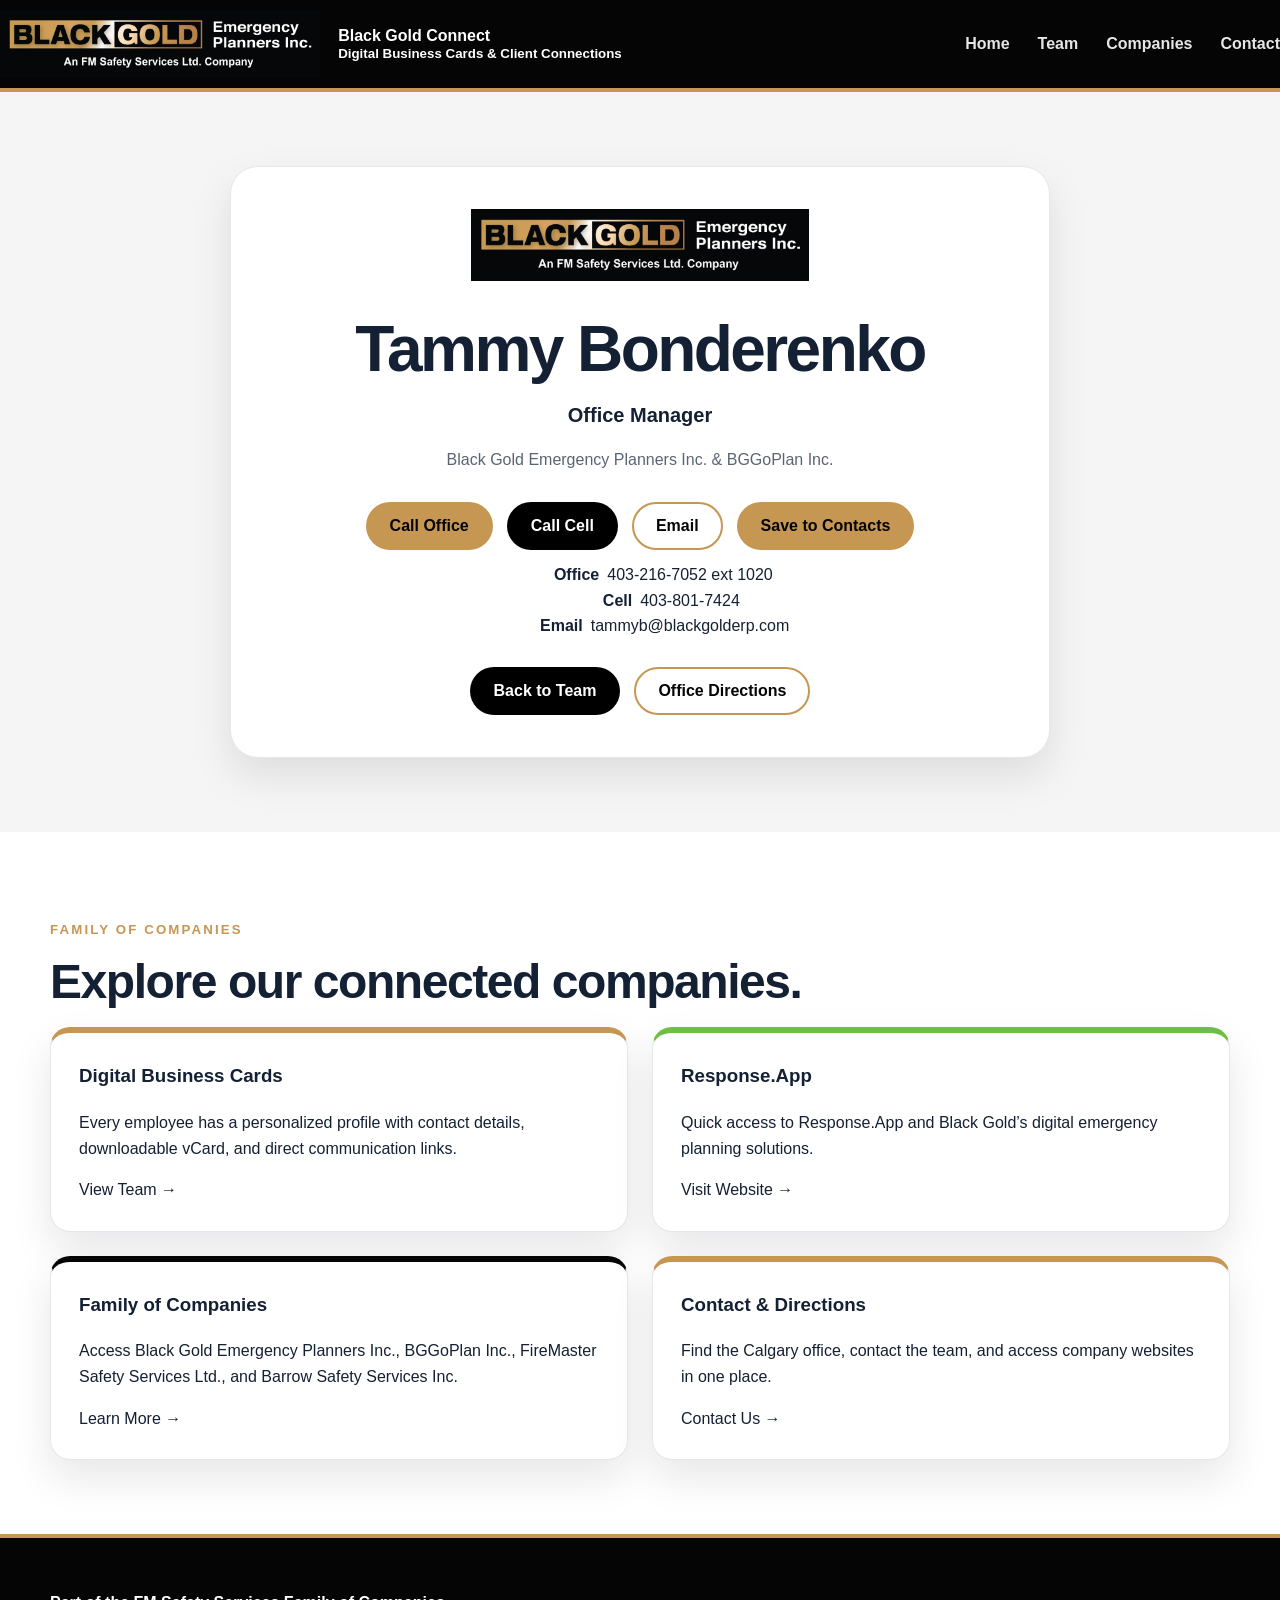
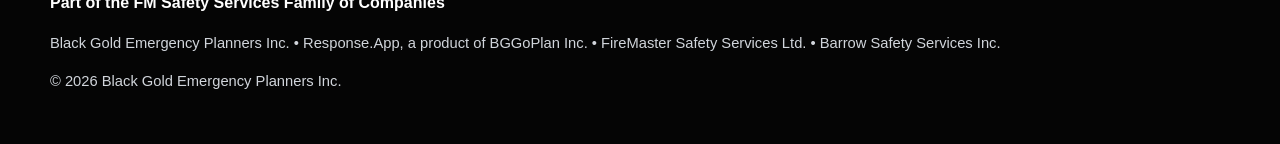
<file: tammy-bonderenko.html>
<!doctype html>
<html lang="en">
<head>
  <meta charset="utf-8">
  <meta name="viewport" content="width=device-width, initial-scale=1">
  <title>Tammy Bonderenko | Black Gold Connect</title>
  <meta name="description" content="Save contact details and connect with Tammy Bonderenko.">
  <meta property="og:type" content="website">
  <meta property="og:title" content="Tammy Bonderenko | Black Gold Connect">
  <meta property="og:description" content="Save contact details and connect with Tammy Bonderenko.">
  <meta property="og:image" content="https://bgg0p1an.github.io/Black-Gold-Connect/assets/images/black-gold-logo.png">
  <meta property="og:url" content="https://bgg0p1an.github.io/Black-Gold-Connect/tammy-bonderenko.html">
  <meta property="og:site_name" content="Black Gold Connect">
  <meta name="twitter:card" content="summary_large_image">
  <meta name="twitter:title" content="Tammy Bonderenko | Black Gold Connect">
  <meta name="twitter:description" content="Save contact details and connect with Tammy Bonderenko.">
  <meta name="twitter:image" content="https://bgg0p1an.github.io/Black-Gold-Connect/assets/images/black-gold-logo.png">
  <link rel="icon" href="assets/images/black-gold-logo.png">
  <link rel="apple-touch-icon" href="assets/images/black-gold-logo.png">
  <link rel="stylesheet" href="assets/css/style.css">
</head>
<body>
<a class="skip" href="#main">Skip to content</a>
<header class="site-header"><div class="nav-wrap"><a class="brand" href="index.html"><img src="assets/images/black-gold-logo.png" alt="Black Gold Emergency Planners Inc. logo"><span class="brand-text"><strong>Black Gold Connect</strong><small>Digital Business Cards &amp; Client Connections</small></span></a><nav class="nav" aria-label="Main navigation"><a href="index.html" >Home</a><a href="team.html" >Team</a><a href="companies.html" >Companies</a><a href="contact.html" >Contact</a></nav></div></header>
<main id="main">
<section class="profile"><div class="container"><article class="profile-card"><img class="profile-logo" src="assets/images/black-gold-logo.png" alt="Black Gold logo"><h1 class="profile-name">Tammy Bonderenko</h1><div class="profile-title">Office Manager</div><p class="profile-company">Black Gold Emergency Planners Inc. &amp; BGGoPlan Inc.</p><div class="button-row"><a class="btn gold" href="tel:+40321670521020">Call Office</a><a class="btn black" href="tel:+14038017424">Call Cell</a><a class="btn outline" href="mailto:tammyb@blackgolderp.com">Email</a><a class="btn gold" href="vcards/tammy-bonderenko.vcf">Save to Contacts</a></div><div class="profile-details"><div class="detail-row"><strong>Office</strong>403-216-7052 ext 1020</div><div class="detail-row"><strong>Cell</strong>403-801-7424</div><div class="detail-row"><strong>Email</strong>tammyb@blackgolderp.com</div></div><div class="button-row"><a class="btn black" href="team.html">Back to Team</a><a class="btn outline" href="https://maps.apple/p/MXeIo~MD3t475q" target="_blank" rel="noopener">Office Directions</a></div></article></div></section><section class="section"><div class="container"><p class="eyebrow">Family of Companies</p><h2 class="section-title">Explore our connected companies.</h2><div class="grid company-grid">
<a class="card company-card gold click-card" href="team.html"><h3>Digital Business Cards</h3><p>Every employee has a personalized profile with contact details, downloadable vCard, and direct communication links.</p><span class="arrow">View Team →</span></a>
<a class="card company-card green click-card" href="https://www.response.app" target="_blank" rel="noopener"><h3>Response.App</h3><p>Quick access to Response.App and Black Gold’s digital emergency planning solutions.</p><span class="arrow">Visit Website →</span></a>
<a class="card company-card black click-card" href="companies.html"><h3>Family of Companies</h3><p>Access Black Gold Emergency Planners Inc., BGGoPlan Inc., FireMaster Safety Services Ltd., and Barrow Safety Services Inc.</p><span class="arrow">Learn More →</span></a>
<a class="card company-card gold click-card" href="contact.html"><h3>Contact &amp; Directions</h3><p>Find the Calgary office, contact the team, and access company websites in one place.</p><span class="arrow">Contact Us →</span></a>
</div></div></section>
</main>
<footer class="footer"><div class="footer-inner"><p><strong>Part of the FM Safety Services Family of Companies</strong></p><p class="small">Black Gold Emergency Planners Inc. • Response.App, a product of BGGoPlan Inc. • FireMaster Safety Services Ltd. • Barrow Safety Services Inc.</p><p class="small">© 2026 Black Gold Emergency Planners Inc.</p></div></footer><script src="assets/js/main.js"></script>
</body>
</html>
</file>
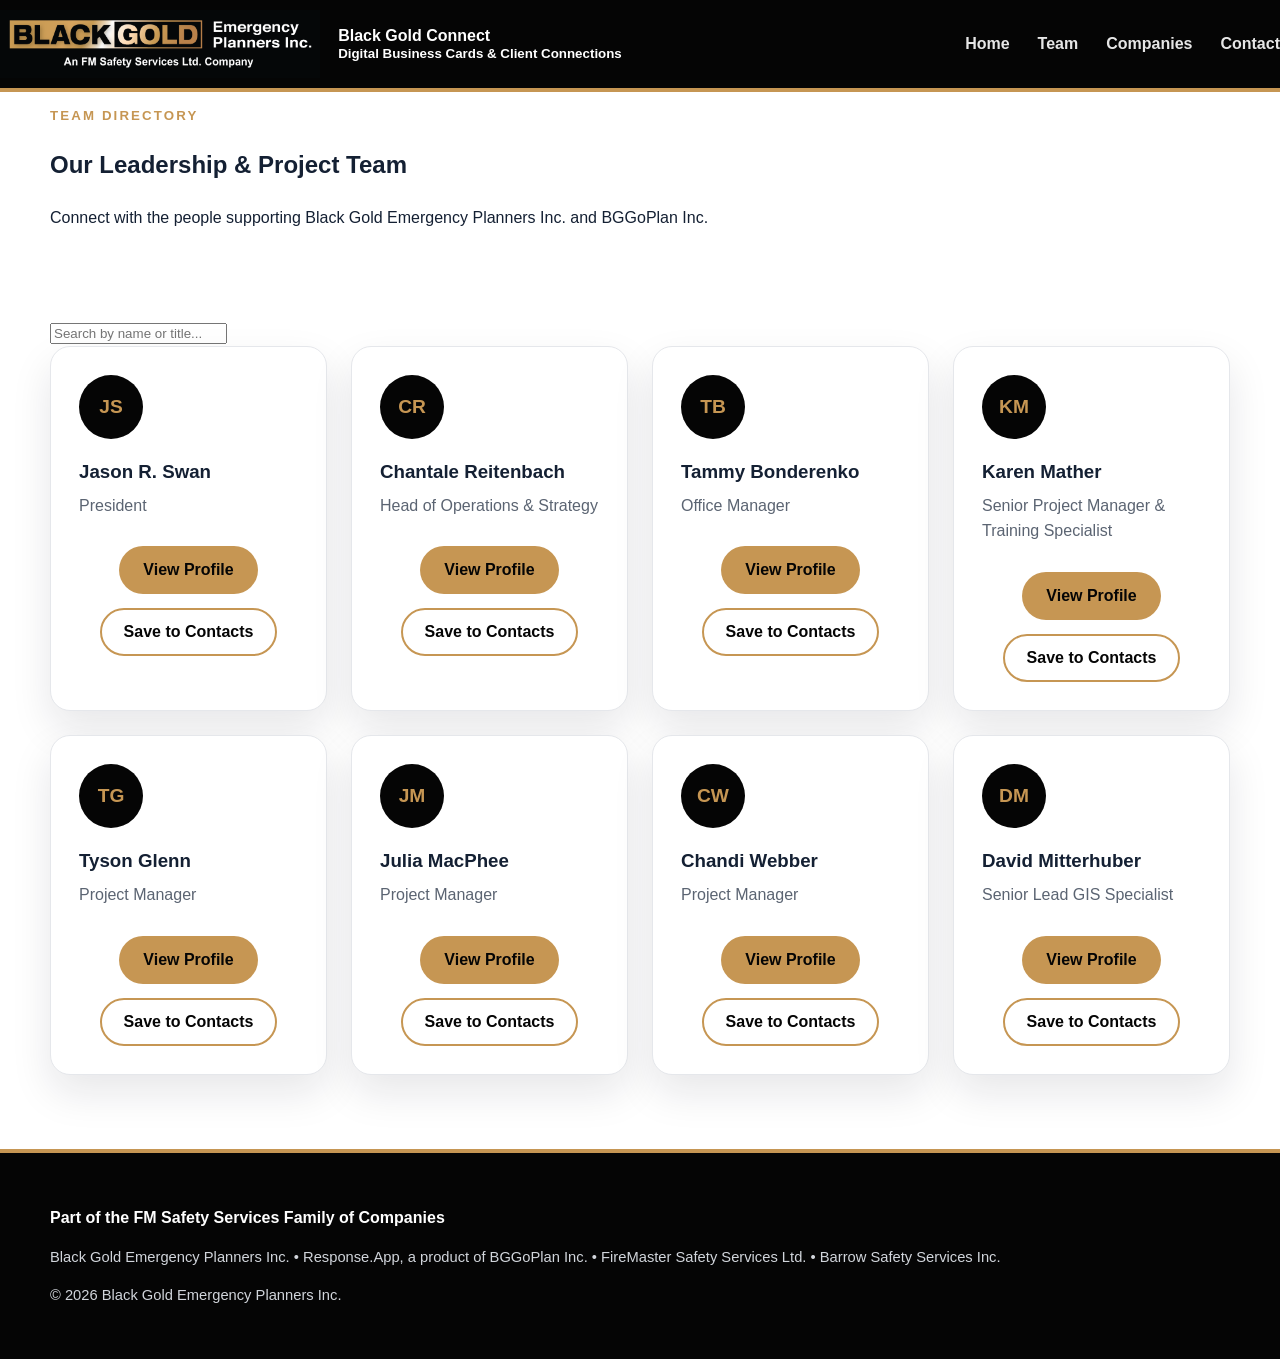
<file: team.html>
<!doctype html>
<html lang="en">
<head>
  <meta charset="utf-8">
  <meta name="viewport" content="width=device-width, initial-scale=1">
  <title>Team | Black Gold Connect</title>
  <meta name="description" content="Meet and connect with the Black Gold Emergency Planners leadership and project team.">
  <meta property="og:type" content="website">
  <meta property="og:title" content="Team | Black Gold Connect">
  <meta property="og:description" content="Meet and connect with the Black Gold Emergency Planners leadership and project team.">
  <meta property="og:image" content="https://bgg0p1an.github.io/Black-Gold-Connect/assets/images/black-gold-logo.png">
  <meta property="og:url" content="https://bgg0p1an.github.io/Black-Gold-Connect/team.html">
  <meta property="og:site_name" content="Black Gold Connect">
  <meta name="twitter:card" content="summary_large_image">
  <meta name="twitter:title" content="Team | Black Gold Connect">
  <meta name="twitter:description" content="Meet and connect with the Black Gold Emergency Planners leadership and project team.">
  <meta name="twitter:image" content="https://bgg0p1an.github.io/Black-Gold-Connect/assets/images/black-gold-logo.png">
  <link rel="icon" href="assets/images/black-gold-logo.png">
  <link rel="apple-touch-icon" href="assets/images/black-gold-logo.png">
  <link rel="stylesheet" href="assets/css/style.css">
</head>
<body>
<a class="skip" href="#main">Skip to content</a>
<header class="site-header"><div class="nav-wrap"><a class="brand" href="index.html"><img src="assets/images/black-gold-logo.png" alt="Black Gold Emergency Planners Inc. logo"><span class="brand-text"><strong>Black Gold Connect</strong><small>Digital Business Cards &amp; Client Connections</small></span></a><nav class="nav" aria-label="Main navigation"><a href="index.html" >Home</a><a href="team.html" aria-current="page">Team</a><a href="companies.html" >Companies</a><a href="contact.html" >Contact</a></nav></div></header>
<main id="main">
<section class="page-hero"><div class="container"><p class="eyebrow">Team Directory</p><h1 class="page-title">Our Leadership &amp; Project Team</h1><p>Connect with the people supporting Black Gold Emergency Planners Inc. and BGGoPlan Inc.</p></div></section><section class="section"><div class="container"><input class="search-box" data-team-search type="search" placeholder="Search by name or title..."><div class="grid team-grid"><article class="card team-card" data-team-card><div class="initials">JS</div><h3>Jason R. Swan</h3><p>President</p><div class="button-row"><a class="btn gold" href="jason-swan.html">View Profile</a><a class="btn outline" href="vcards/jason-swan.vcf">Save to Contacts</a></div></article><article class="card team-card" data-team-card><div class="initials">CR</div><h3>Chantale Reitenbach</h3><p>Head of Operations & Strategy</p><div class="button-row"><a class="btn gold" href="chantale-reitenbach.html">View Profile</a><a class="btn outline" href="vcards/chantale-reitenbach.vcf">Save to Contacts</a></div></article><article class="card team-card" data-team-card><div class="initials">TB</div><h3>Tammy Bonderenko</h3><p>Office Manager</p><div class="button-row"><a class="btn gold" href="tammy-bonderenko.html">View Profile</a><a class="btn outline" href="vcards/tammy-bonderenko.vcf">Save to Contacts</a></div></article><article class="card team-card" data-team-card><div class="initials">KM</div><h3>Karen Mather</h3><p>Senior Project Manager & Training Specialist</p><div class="button-row"><a class="btn gold" href="karen-mather.html">View Profile</a><a class="btn outline" href="vcards/karen-mather.vcf">Save to Contacts</a></div></article><article class="card team-card" data-team-card><div class="initials">TG</div><h3>Tyson Glenn</h3><p>Project Manager</p><div class="button-row"><a class="btn gold" href="tyson-glenn.html">View Profile</a><a class="btn outline" href="vcards/tyson-glenn.vcf">Save to Contacts</a></div></article><article class="card team-card" data-team-card><div class="initials">JM</div><h3>Julia MacPhee</h3><p>Project Manager</p><div class="button-row"><a class="btn gold" href="julia-macphee.html">View Profile</a><a class="btn outline" href="vcards/julia-macphee.vcf">Save to Contacts</a></div></article><article class="card team-card" data-team-card><div class="initials">CW</div><h3>Chandi Webber</h3><p>Project Manager</p><div class="button-row"><a class="btn gold" href="chandi-webber.html">View Profile</a><a class="btn outline" href="vcards/chandi-webber.vcf">Save to Contacts</a></div></article><article class="card team-card" data-team-card><div class="initials">DM</div><h3>David Mitterhuber</h3><p>Senior Lead GIS Specialist</p><div class="button-row"><a class="btn gold" href="david-mitterhuber.html">View Profile</a><a class="btn outline" href="vcards/david-mitterhuber.vcf">Save to Contacts</a></div></article></div></div></section>
</main>
<footer class="footer"><div class="footer-inner"><p><strong>Part of the FM Safety Services Family of Companies</strong></p><p class="small">Black Gold Emergency Planners Inc. • Response.App, a product of BGGoPlan Inc. • FireMaster Safety Services Ltd. • Barrow Safety Services Inc.</p><p class="small">© 2026 Black Gold Emergency Planners Inc.</p></div></footer><script src="assets/js/main.js"></script>
</body>
</html>
</file>
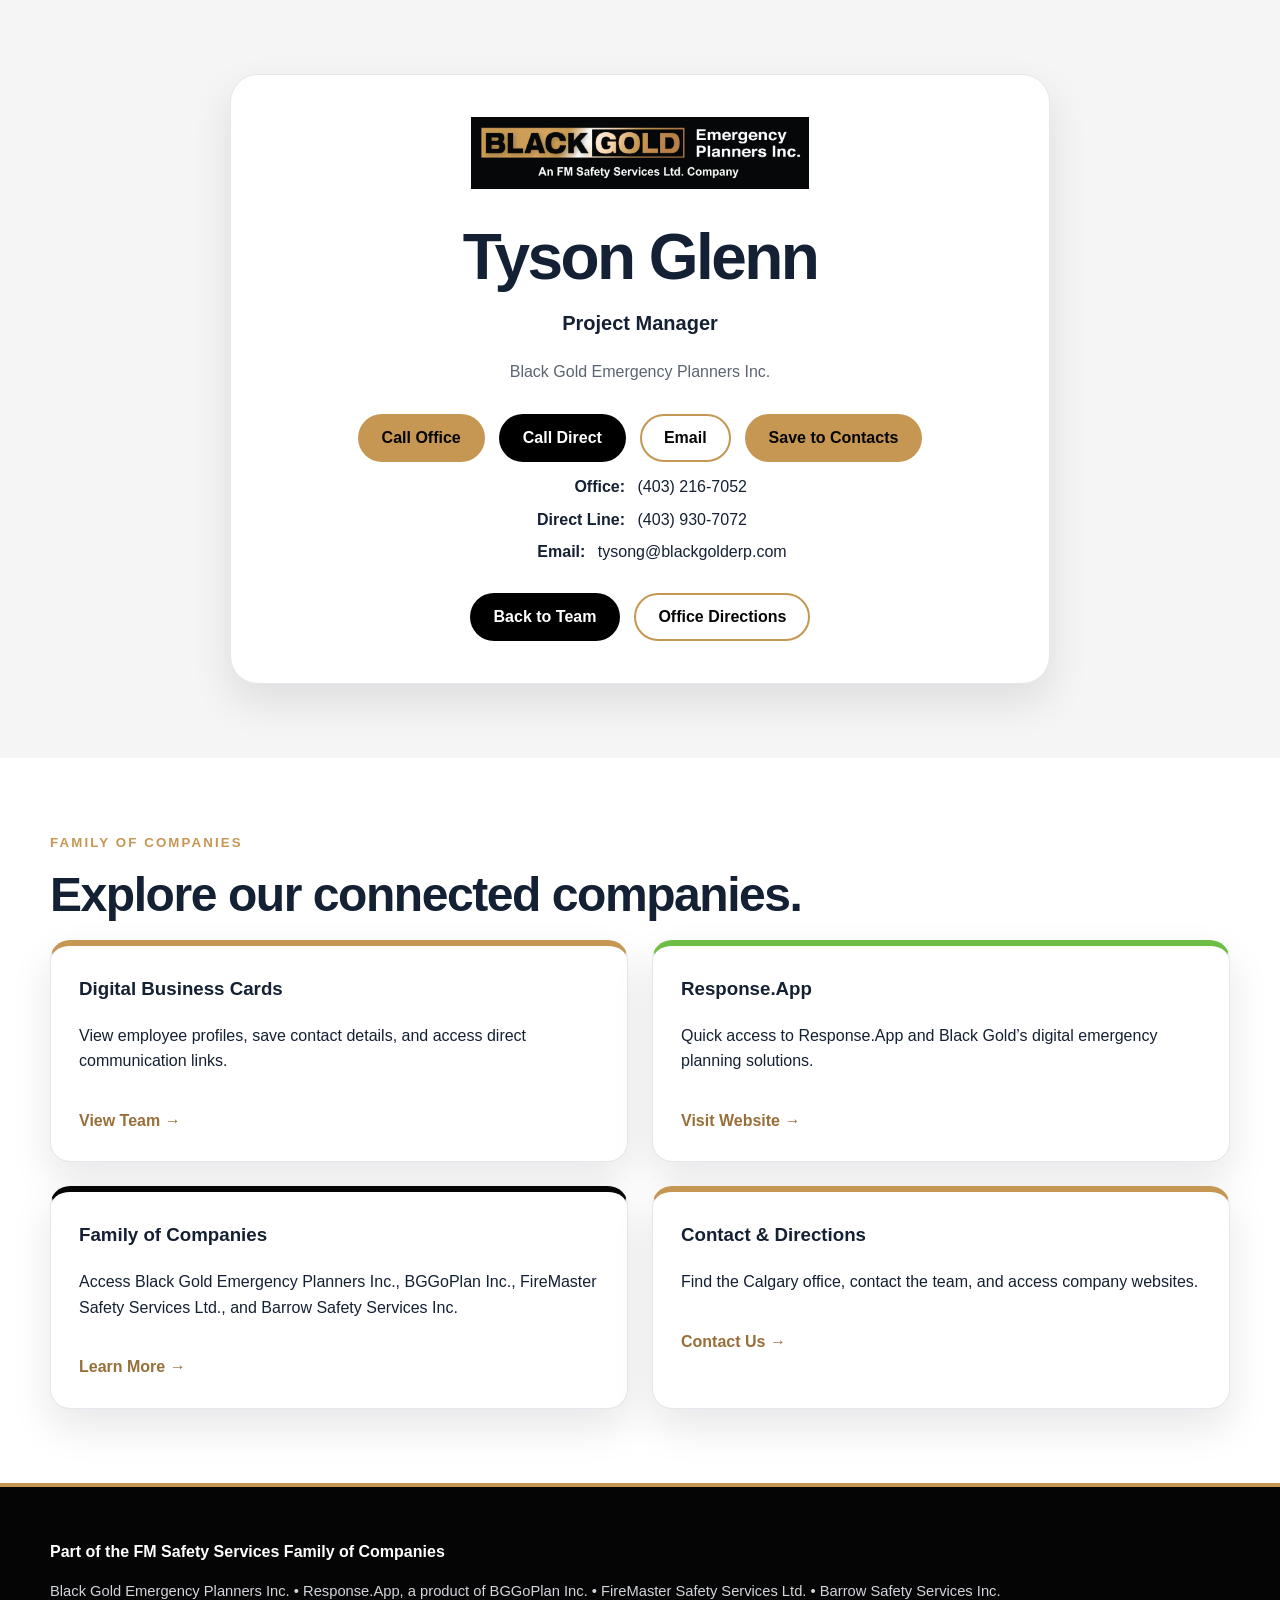
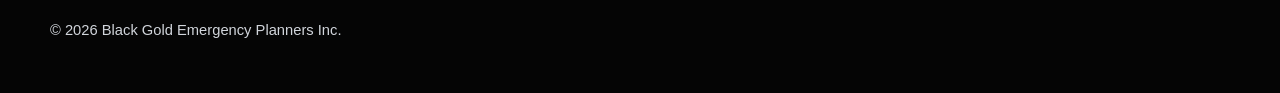
<file: tyson-glenn.html>
<!doctype html>
<html lang="en">
<head>
  <meta charset="utf-8">
  <meta name="viewport" content="width=device-width, initial-scale=1">
  <title>Tyson Glenn | Black Gold Connect</title>
  <meta name="description" content="Connect with Tyson Glenn at Black Gold Emergency Planners Inc.">
  <meta property="og:type" content="website">
  <meta property="og:title" content="Tyson Glenn | Black Gold Connect">
  <meta property="og:description" content="Project Manager">
  <meta property="og:image" content="https://bgg0p1an.github.io/Black-Gold-Connect/assets/images/black-gold-logo.png">
  <meta property="og:url" content="https://bgg0p1an.github.io/Black-Gold-Connect/tyson-glenn.html">
  <link rel="icon" href="assets/images/black-gold-logo.png">
  <link rel="apple-touch-icon" href="assets/images/black-gold-logo.png">
  <link rel="stylesheet" href="assets/css/style.css">
</head>

<body>
  <main>
    <section class="profile">
      <div class="container">
        <article class="profile-card">
          <img class="profile-logo" src="assets/images/black-gold-logo.png" alt="Black Gold Emergency Planners Inc. logo">

          <h1 class="profile-name">Tyson Glenn</h1>
          <p class="profile-title">Project Manager</p>
          <p class="profile-company">Black Gold Emergency Planners Inc.</p>

          <div class="button-row">
            <a class="btn gold" href="tel:+14032167052">Call Office</a>
            <a class="btn black" href="tel:+14039307072">Call Direct</a>
            <a class="btn outline" href="mailto:tysong@blackgolderp.com">Email</a>
            <a class="btn gold" href="vcards/tyson-glenn.vcf">Save to Contacts</a>
          </div>

          <div class="profile-details">
            <p><strong>Office:</strong> <a href="tel:+14032167052">(403) 216-7052</a></p>
            <p><strong>Direct Line:</strong> <a href="tel:+14039307072">(403) 930-7072</a></p>
            <p><strong>Email:</strong> <a href="mailto:tysong@blackgolderp.com">tysong@blackgolderp.com</a></p>
          </div>

          <div class="button-row">
            <a class="btn black" href="team.html">Back to Team</a>
            <a class="btn outline" href="https://maps.apple/p/MXeIo~MD3t475q" target="_blank" rel="noopener">Office Directions</a>
          </div>
        </article>
      </div>
    </section>

    <section class="section">
      <div class="container">
        <div class="eyebrow">Family of Companies</div>
        <h2 class="section-title">Explore our connected companies.</h2>

        <div class="grid company-grid">
          <a class="card company-card gold card-link" href="team.html">
            <h3>Digital Business Cards</h3>
            <p>View employee profiles, save contact details, and access direct communication links.</p>
            <span class="card-action">View Team →</span>
          </a>

          <a class="card company-card green card-link" href="https://www.response.app" target="_blank" rel="noopener">
            <h3>Response.App</h3>
            <p>Quick access to Response.App and Black Gold’s digital emergency planning solutions.</p>
            <span class="card-action">Visit Website →</span>
          </a>

          <a class="card company-card black card-link" href="companies.html">
            <h3>Family of Companies</h3>
            <p>Access Black Gold Emergency Planners Inc., BGGoPlan Inc., FireMaster Safety Services Ltd., and Barrow Safety Services Inc.</p>
            <span class="card-action">Learn More →</span>
          </a>

          <a class="card company-card gold card-link" href="contact.html">
            <h3>Contact & Directions</h3>
            <p>Find the Calgary office, contact the team, and access company websites.</p>
            <span class="card-action">Contact Us →</span>
          </a>
        </div>
      </div>
    </section>

  </main>

    <footer class="footer">
      <div class="footer-inner">
        <p><strong>Part of the FM Safety Services Family of Companies</strong></p>
        <p class="small">
          Black Gold Emergency Planners Inc. • Response.App, a product of BGGoPlan Inc. •
          FireMaster Safety Services Ltd. • Barrow Safety Services Inc.
        </p>
        <p class="small">© 2026 Black Gold Emergency Planners Inc.</p>
      </div>
    </footer>

</body>
</html>
</file>
<file: assets/css/style.css>
:root {
  --gold: rgb(198, 150, 83);
  --gold-dark: rgb(153, 111, 57);
  --response: rgb(110, 190, 68);
  --black: #050505;
  --coal: #141414;
  --warm: #211b16;
  --text: #142033;
  --muted: #5b6472;
  --light: #f5f5f5;
  --white: #ffffff;
  --border: #e5e7eb;
  --shadow: 0 18px 40px rgba(15, 23, 42, 0.10);
}

* {
  box-sizing: border-box;
}

html {
  scroll-behavior: smooth;
}

body {
  margin: 0;
  font-family: "Segoe UI", Arial, sans-serif;
  color: var(--text);
  background: var(--white);
  line-height: 1.6;
}

a {
  color: inherit;
  text-decoration: none;
}

img {
  max-width: 100%;
  height: auto;
}

.skip {
  position: absolute;
  left: -999px;
  top: 0;
  background: var(--gold);
  color: var(--black);
  padding: 10px 14px;
  z-index: 999;
}

.skip:focus {
  left: 12px;
  top: 12px;
}

.container {
  width: min(1180px, calc(100% - 48px));
  margin: 0 auto;
}

/* Header */

.site-header {
  background: var(--black);
  border-bottom: 4px solid var(--gold);
}

.nav-wrap {
  min-height: 88px;
  display: flex;
  align-items: center;
  justify-content: space-between;
  gap: 28px;
}

.brand {
  display: flex;
  align-items: center;
  gap: 18px;
  color: var(--white);
  font-weight: 800;
}

.brand img {
  height: 68px;
  width: auto;
  display: block;
}

.brand-text {
  display: flex;
  flex-direction: column;
  line-height: 1.15;
}

.brand-title {
  color: var(--white);
  font-size: 1.25rem;
  letter-spacing: 0.02em;
}

.brand-subtitle {
  color: #d1d5db;
  font-size: 0.8rem;
  font-weight: 500;
}

.nav {
  display: flex;
  align-items: center;
  gap: 28px;
  font-weight: 700;
}

.nav a {
  color: var(--white);
  opacity: 0.9;
}

.nav a:hover {
  color: var(--gold);
}

/* Hero */

.hero {
  background:
    radial-gradient(circle at 75% 20%, rgba(198, 150, 83, 0.13), transparent 34%),
    linear-gradient(135deg, #090909 0%, #151515 55%, #211b16 100%);
  color: var(--white);
  padding: 92px 0;
}

.hero-grid {
  display: grid;
  grid-template-columns: 1.35fr 0.65fr;
  gap: 56px;
  align-items: center;
}

.eyebrow {
  color: var(--gold);
  text-transform: uppercase;
  letter-spacing: 0.16em;
  font-weight: 800;
  font-size: 0.83rem;
  margin-bottom: 16px;
}

.hero h1 {
  font-size: clamp(3rem, 6vw, 5.6rem);
  line-height: 0.98;
  margin: 0 0 28px;
  letter-spacing: -0.04em;
}

.hero p {
  max-width: 760px;
  font-size: 1.15rem;
  color: #f3f4f6;
}

.hero-card {
  background: rgba(255, 255, 255, 0.08);
  border: 1px solid rgba(255, 255, 255, 0.18);
  border-radius: 22px;
  padding: 32px;
  box-shadow: var(--shadow);
}

.hero-card h2 {
  margin-top: 0;
  color: var(--gold);
}

/* Buttons */

.button-row {
  display: flex;
  flex-wrap: wrap;
  justify-content: center;
  gap: 14px;
  margin-top: 28px;
}

.btn {
  display: inline-flex;
  align-items: center;
  justify-content: center;
  min-height: 48px;
  padding: 12px 22px;
  border-radius: 999px;
  border: 2px solid transparent;
  font-weight: 800;
  line-height: 1;
  transition: 0.2s ease;
}

.btn.gold {
  background: var(--gold);
  color: var(--black);
}

.btn.gold:hover {
  background: var(--gold-dark);
  color: var(--white);
  transform: translateY(-2px);
}

.btn.black {
  background: #000;
  color: var(--white);
}

.btn.black:hover {
  background: var(--gold);
  color: var(--black);
  transform: translateY(-2px);
}

.btn.outline {
  background: var(--white);
  color: var(--black);
  border-color: var(--gold);
}

.btn.outline:hover {
  background: var(--gold);
  transform: translateY(-2px);
}

.btn.green {
  background: var(--response);
  color: var(--black);
}

/* Sections */

.section {
  padding: 74px 0;
}

.section.light {
  background: var(--light);
}

.section-title {
  font-size: clamp(2rem, 4vw, 3rem);
  line-height: 1.1;
  margin: 0 0 18px;
  letter-spacing: -0.03em;
}

.section-intro {
  max-width: 850px;
  color: var(--muted);
  margin-bottom: 34px;
}

/* Cards */

.grid {
  display: grid;
  gap: 24px;
}

.company-grid {
  grid-template-columns: repeat(2, minmax(0, 1fr));
}

.team-grid {
  grid-template-columns: repeat(4, minmax(0, 1fr));
}

.card {
  background: var(--white);
  border: 1px solid var(--border);
  border-radius: 20px;
  padding: 28px;
  box-shadow: var(--shadow);
}

.card h2,
.card h3 {
  margin-top: 0;
}

.company-card {
  border-top: 6px solid var(--gold);
  transition: 0.2s ease;
}

.company-card:hover {
  transform: translateY(-4px);
}

.company-card.gold {
  border-top-color: var(--gold);
}

.company-card.green {
  border-top-color: var(--response);
}

.company-card.black {
  border-top-color: var(--black);
}

.company-card.red {
  border-top-color: #d71920;
}

.card-link {
  display: block;
  height: 100%;
}

.card-action {
  display: inline-block;
  margin-top: 18px;
  font-weight: 800;
  color: var(--gold-dark);
}

/* Profile Pages */

.profile {
  padding: 74px 0;
  background: var(--light);
}

.profile-card {
  max-width: 820px;
  margin: 0 auto;
  background: var(--white);
  border: 1px solid var(--border);
  border-radius: 28px;
  padding: 42px;
  text-align: center;
  box-shadow: var(--shadow);
}

.profile-logo {
  max-height: 72px;
  width: auto;
  margin-bottom: 28px;
}

.profile-name {
  font-size: clamp(2.3rem, 5vw, 4rem);
  line-height: 1;
  margin: 0;
  letter-spacing: -0.04em;
}

.credentials {
  color: var(--gold-dark);
  font-weight: 800;
  margin-top: 12px;
}

.profile-title {
  font-size: 1.25rem;
  font-weight: 800;
  margin-top: 18px;
}

.profile-company {
  color: var(--muted);
  margin-bottom: 30px;
}

/* This fixes the spacing between Office / Cell / Email and the details */

.profile-details {
  margin: 12px 0 28px;
  text-align: center;
}

.profile-details p {
  margin: 7px 0;
  font-size: 1rem;
}

.profile-details strong {
  display: inline-block;
  min-width: 92px;
  margin-right: 8px;
  text-align: right;
}

.profile-details a {
  color: var(--text);
}

.profile-details a:hover {
  color: var(--gold-dark);
}

/* Contact Lists */

.contact-list {
  display: grid;
  gap: 0;
}

.contact-list a {
  display: block;
  padding: 14px 0;
  border-bottom: 1px solid var(--border);
  font-weight: 800;
}

.contact-list a:hover {
  color: var(--gold-dark);
}

/* Team Cards */

.initials {
  width: 64px;
  height: 64px;
  border-radius: 50%;
  background: var(--black);
  color: var(--gold);
  display: flex;
  align-items: center;
  justify-content: center;
  font-weight: 900;
  font-size: 1.2rem;
  margin-bottom: 18px;
}

.team-card {
  transition: 0.2s ease;
}

.team-card:hover {
  transform: translateY(-4px);
}

.team-card h3 {
  margin-bottom: 6px;
}

.team-card p {
  color: var(--muted);
  margin-top: 0;
}

/* Breadcrumb / Back Links */

.breadcrumb {
  margin: 30px auto 10px;
  font-size: 0.95rem;
}

.breadcrumb a {
  color: var(--gold-dark);
  font-weight: 800;
}

.breadcrumb a:hover {
  color: var(--black);
}

/* Footer */

.footer {
  background: var(--black);
  color: var(--white);
  border-top: 4px solid var(--gold);
}

.footer-inner {
  width: min(1180px, calc(100% - 48px));
  margin: 0 auto;
  padding: 36px 0;
}

.footer .small {
  color: #d1d5db;
  font-size: 0.92rem;
}

/* Mobile */

@media (max-width: 960px) {
  .nav-wrap {
    flex-direction: column;
    align-items: flex-start;
    padding: 18px 0;
  }

  .hero-grid,
  .company-grid {
    grid-template-columns: 1fr;
  }

  .team-grid {
    grid-template-columns: repeat(2, minmax(0, 1fr));
  }
}

@media (max-width: 640px) {
  .container,
  .footer-inner {
    width: min(100% - 32px, 1180px);
  }

  .brand img {
    height: 54px;
  }

  .brand {
    align-items: flex-start;
  }

  .nav {
    gap: 14px;
    flex-wrap: wrap;
  }

  .hero {
    padding: 60px 0;
  }

  .hero h1 {
    font-size: 3rem;
  }

  .section {
    padding: 52px 0;
  }

  .team-grid {
    grid-template-columns: 1fr;
  }

  .button-row {
    flex-direction: column;
  }

  .btn {
    width: 100%;
  }

  .profile-card {
    padding: 30px 20px;
  }

  .profile-details strong {
    display: block;
    min-width: 0;
    margin-right: 0;
    text-align: center;
  }
}
</file>
